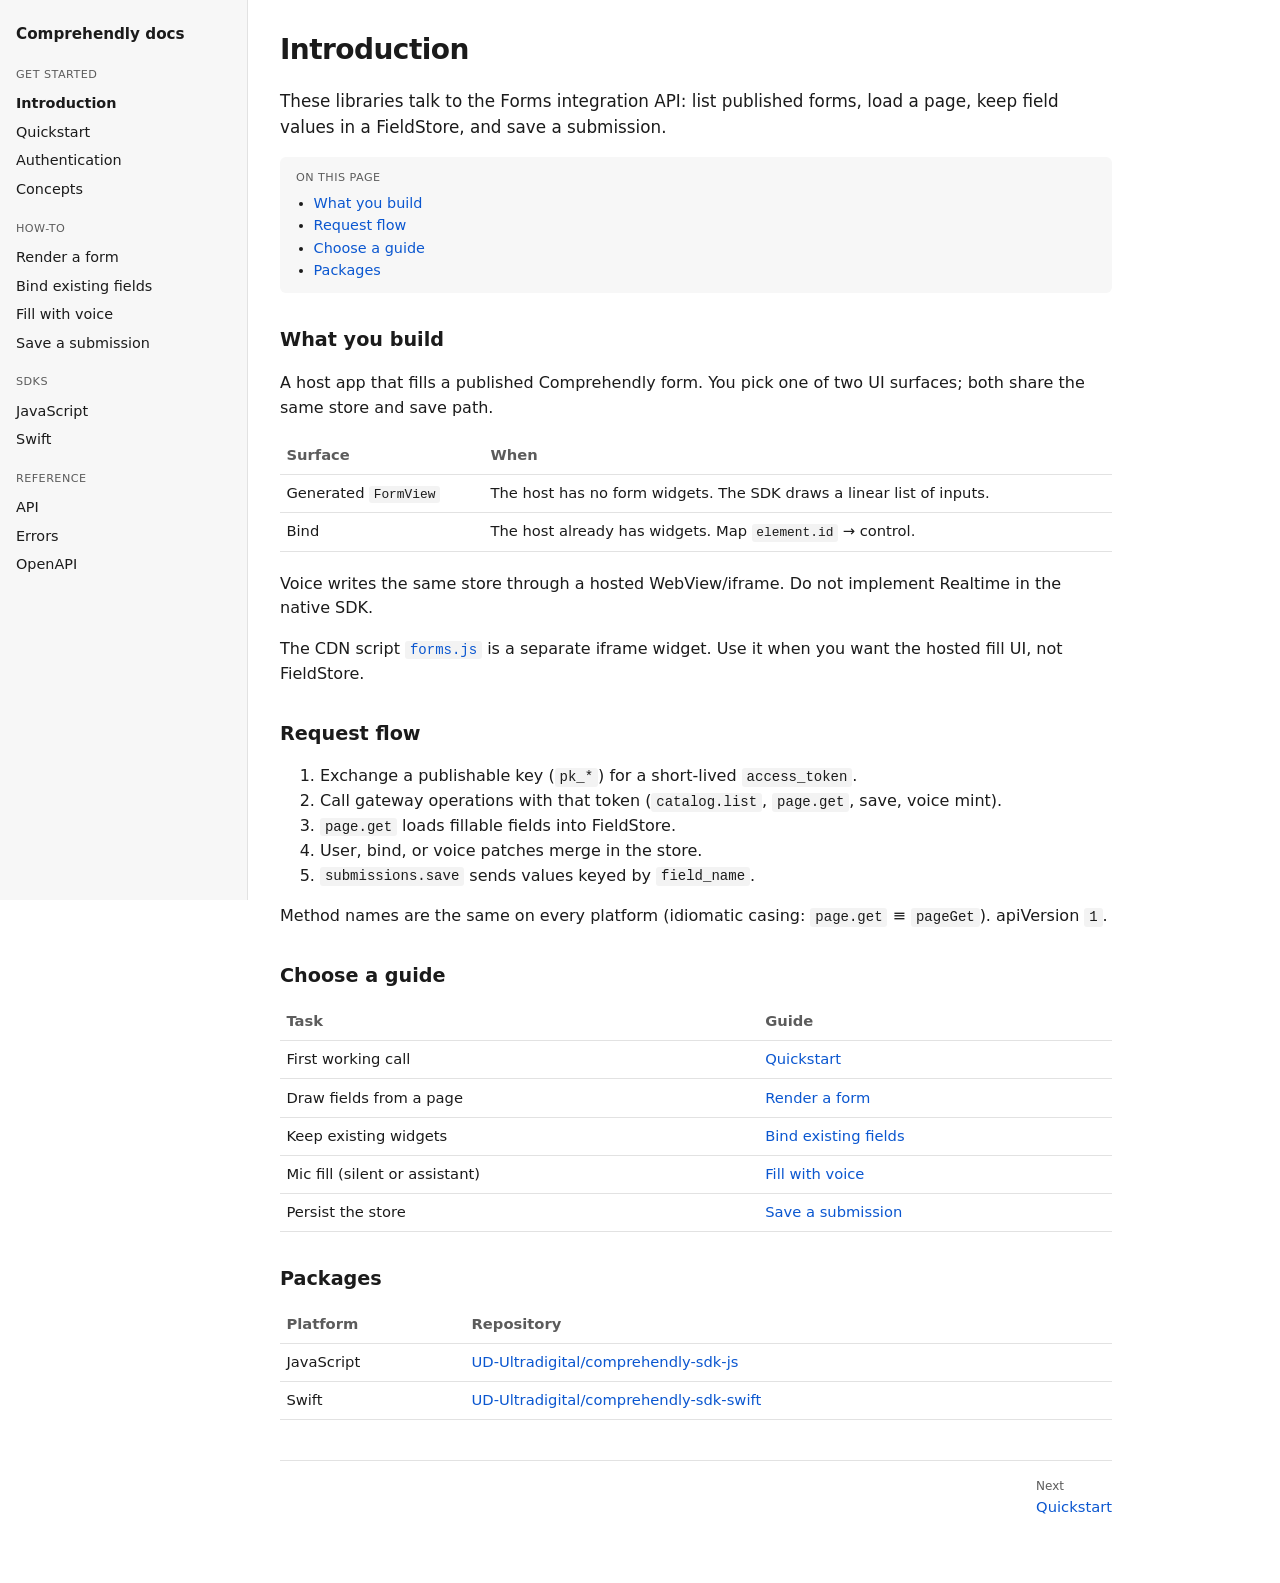
<file: index.html>
<!doctype html>
<html lang="en">
  <head>
    <meta charset="utf-8" />
    <meta name="viewport" content="width=device-width, initial-scale=1" />
    <title>Introduction — Comprehendly docs</title>
    <link rel="stylesheet" href="assets/docs.css" />
  </head>
  <body>
    <div class="wrap">
      <nav id="nav"></nav>
      <main>
        <h1>Introduction</h1>
        <p class="lead">
          These libraries talk to the Forms integration API: list published forms,
          load a page, keep field values in a FieldStore, and save a submission.
        </p>

        <div class="toc">
          <p>On this page</p>
          <ul>
            <li><a href="#what-you-build">What you build</a></li>
            <li><a href="#request-flow">Request flow</a></li>
            <li><a href="#choose-a-guide">Choose a guide</a></li>
            <li><a href="#packages">Packages</a></li>
          </ul>
        </div>

        <h2 id="what-you-build">What you build</h2>
        <p>
          A host app that fills a published Comprehendly form. You pick one of two
          UI surfaces; both share the same store and save path.
        </p>
        <table>
          <thead>
            <tr>
              <th>Surface</th>
              <th>When</th>
            </tr>
          </thead>
          <tbody>
            <tr>
              <td>Generated <code>FormView</code></td>
              <td>The host has no form widgets. The SDK draws a linear list of inputs.</td>
            </tr>
            <tr>
              <td>Bind</td>
              <td>The host already has widgets. Map <code>element.id</code> → control.</td>
            </tr>
          </tbody>
        </table>
        <p>
          Voice writes the same store through a hosted WebView/iframe. Do not
          implement Realtime in the native SDK.
        </p>
        <p>
          The CDN script
          <a href="https://sdk.comprehendly.nz/embed/v1/forms.js"><code>forms.js</code></a>
          is a separate iframe widget. Use it when you want the hosted fill UI, not FieldStore.
        </p>

        <h2 id="request-flow">Request flow</h2>
        <ol>
          <li>Exchange a publishable key (<code>pk_*</code>) for a short-lived <code>access_token</code>.</li>
          <li>Call gateway operations with that token (<code>catalog.list</code>, <code>page.get</code>, save, voice mint).</li>
          <li><code>page.get</code> loads fillable fields into FieldStore.</li>
          <li>User, bind, or voice patches merge in the store.</li>
          <li><code>submissions.save</code> sends values keyed by <code>field_name</code>.</li>
        </ol>
        <p>
          Method names are the same on every platform (idiomatic casing:
          <code>page.get</code> ≡ <code>pageGet</code>). apiVersion <code>1</code>.
        </p>

        <h2 id="choose-a-guide">Choose a guide</h2>
        <table>
          <thead>
            <tr>
              <th>Task</th>
              <th>Guide</th>
            </tr>
          </thead>
          <tbody>
            <tr>
              <td>First working call</td>
              <td><a href="quickstart.html">Quickstart</a></td>
            </tr>
            <tr>
              <td>Draw fields from a page</td>
              <td><a href="guides/render-a-form.html">Render a form</a></td>
            </tr>
            <tr>
              <td>Keep existing widgets</td>
              <td><a href="guides/bind-host-fields.html">Bind existing fields</a></td>
            </tr>
            <tr>
              <td>Mic fill (silent or assistant)</td>
              <td><a href="guides/voice.html">Fill with voice</a></td>
            </tr>
            <tr>
              <td>Persist the store</td>
              <td><a href="guides/save-a-submission.html">Save a submission</a></td>
            </tr>
          </tbody>
        </table>

        <h2 id="packages">Packages</h2>
        <table>
          <thead>
            <tr>
              <th>Platform</th>
              <th>Repository</th>
            </tr>
          </thead>
          <tbody>
            <tr>
              <td>JavaScript</td>
              <td><a href="https://github.com/UD-Ultradigital/comprehendly-sdk-js">UD-Ultradigital/comprehendly-sdk-js</a></td>
            </tr>
            <tr>
              <td>Swift</td>
              <td><a href="https://github.com/UD-Ultradigital/comprehendly-sdk-swift">UD-Ultradigital/comprehendly-sdk-swift</a></td>
            </tr>
          </tbody>
        </table>

        <div class="pager">
          <span></span>
          <a href="quickstart.html"><span>Next</span>Quickstart</a>
        </div>
      </main>
    </div>
    <script src="assets/nav.js"></script>
  </body>
</html>
</file>
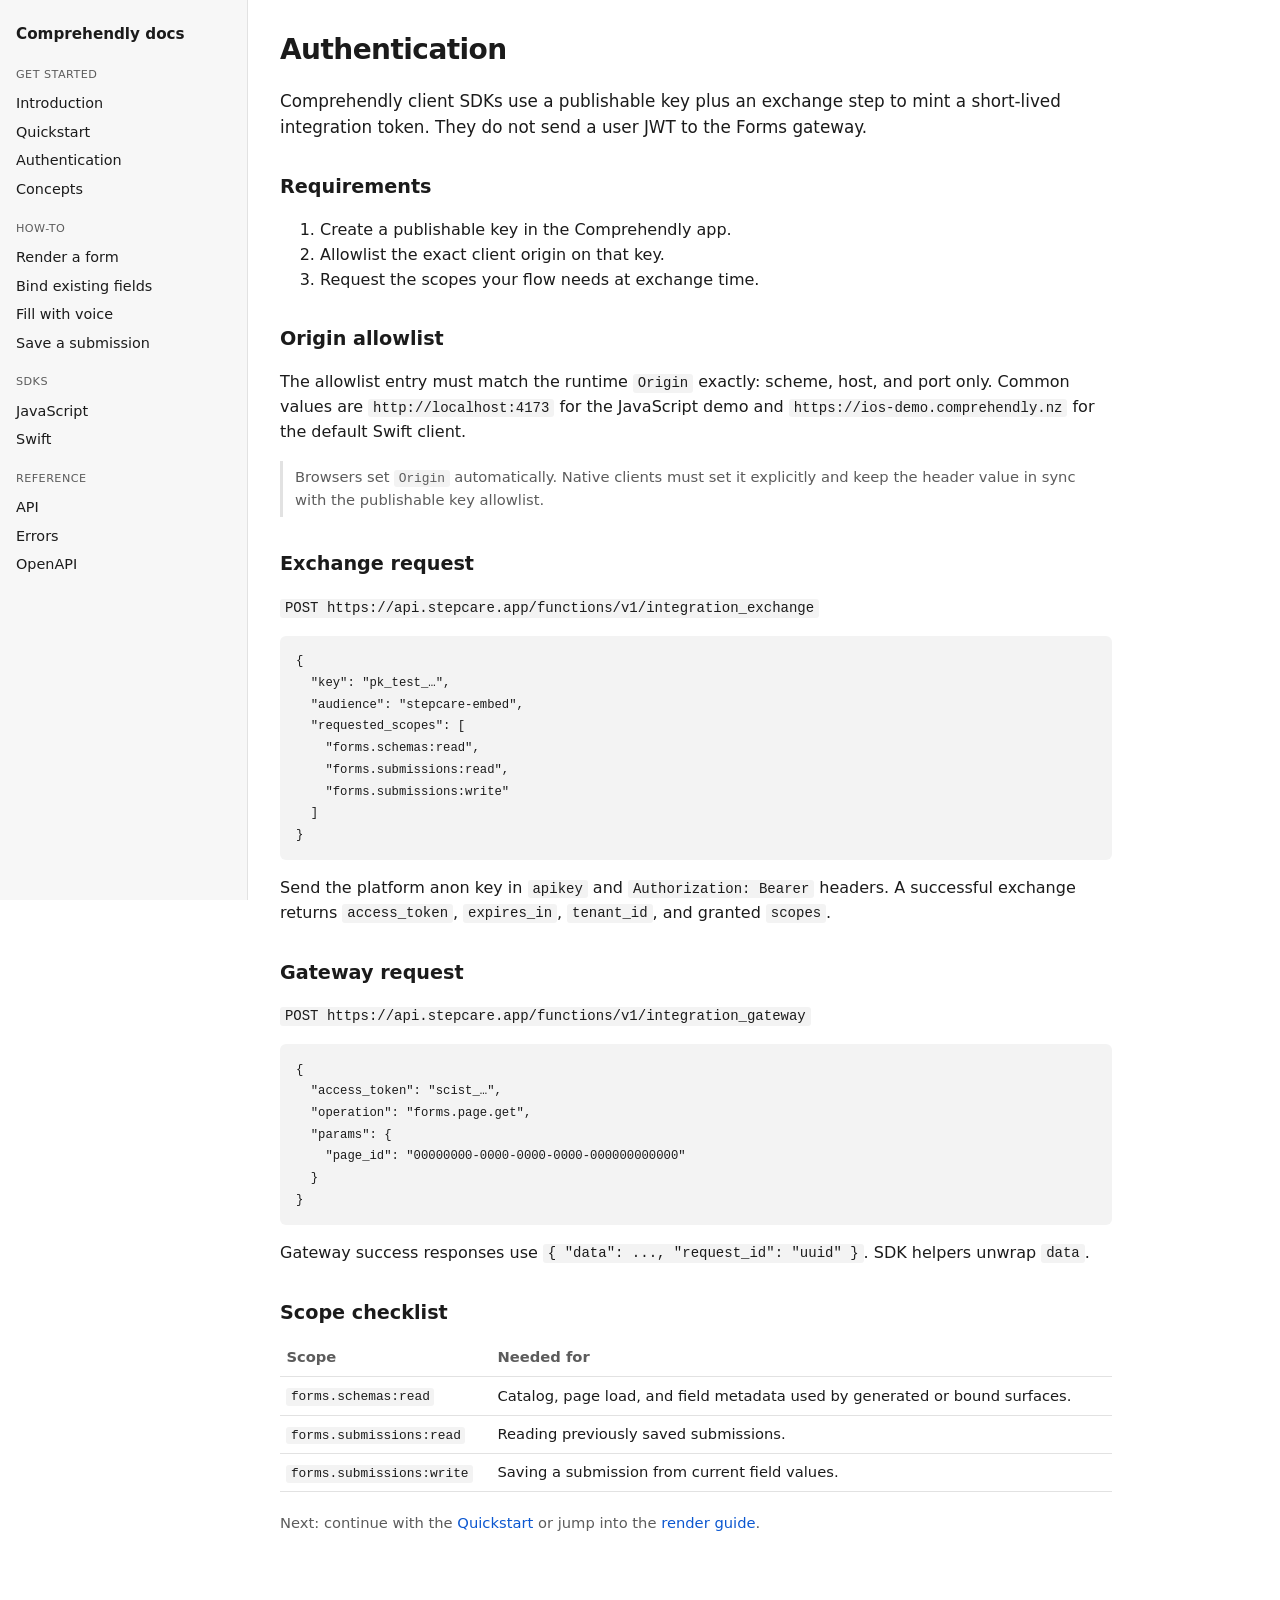
<file: authentication.html>
<!doctype html>
<html lang="en">
  <head>
    <meta charset="utf-8" />
    <meta name="viewport" content="width=device-width, initial-scale=1" />
    <title>Authentication — Comprehendly docs</title>
    <link rel="stylesheet" href="assets/docs.css" />
  </head>
  <body>
    <div class="wrap">
      <nav id="nav"></nav>
      <main>
        <h1>Authentication</h1>
        <p class="lead">
          Comprehendly client SDKs use a publishable key plus an exchange step to mint a short-lived
          integration token. They do not send a user JWT to the Forms gateway.
        </p>

        <h2>Requirements</h2>
        <ol>
          <li>Create a publishable key in the Comprehendly app.</li>
          <li>Allowlist the exact client origin on that key.</li>
          <li>Request the scopes your flow needs at exchange time.</li>
        </ol>

        <h2>Origin allowlist</h2>
        <p>
          The allowlist entry must match the runtime <code>Origin</code> exactly: scheme, host, and port only.
          Common values are <code>http://localhost:4173</code> for the JavaScript demo and
          <code>https://ios-demo.comprehendly.nz</code> for the default Swift client.
        </p>
        <p class="note">
          Browsers set <code>Origin</code> automatically. Native clients must set it explicitly and keep the
          header value in sync with the publishable key allowlist.
        </p>

        <h2>Exchange request</h2>
        <p><code>POST https://api.stepcare.app/functions/v1/integration_exchange</code></p>
        <pre><code>{
  "key": "pk_test_…",
  "audience": "stepcare-embed",
  "requested_scopes": [
    "forms.schemas:read",
    "forms.submissions:read",
    "forms.submissions:write"
  ]
}</code></pre>
        <p>
          Send the platform anon key in <code>apikey</code> and <code>Authorization: Bearer</code> headers.
          A successful exchange returns <code>access_token</code>, <code>expires_in</code>, <code>tenant_id</code>, and granted <code>scopes</code>.
        </p>

        <h2>Gateway request</h2>
        <p><code>POST https://api.stepcare.app/functions/v1/integration_gateway</code></p>
        <pre><code>{
  "access_token": "scist_…",
  "operation": "forms.page.get",
  "params": {
    "page_id": "00000000-0000-0000-0000-000000000000"
  }
}</code></pre>
        <p>Gateway success responses use <code>{ "data": ..., "request_id": "uuid" }</code>. SDK helpers unwrap <code>data</code>.</p>

        <h2>Scope checklist</h2>
        <table>
          <thead>
            <tr>
              <th>Scope</th>
              <th>Needed for</th>
            </tr>
          </thead>
          <tbody>
            <tr>
              <td><code>forms.schemas:read</code></td>
              <td>Catalog, page load, and field metadata used by generated or bound surfaces.</td>
            </tr>
            <tr>
              <td><code>forms.submissions:read</code></td>
              <td>Reading previously saved submissions.</td>
            </tr>
            <tr>
              <td><code>forms.submissions:write</code></td>
              <td>Saving a submission from current field values.</td>
            </tr>
          </tbody>
        </table>

        <p class="muted">Next: continue with the <a href="start.html">Quickstart</a> or jump into the <a href="guides/render-a-form.html">render guide</a>.</p>
      </main>
    </div>
    <script src="assets/nav.js"></script>
  </body>
</html>
</file>
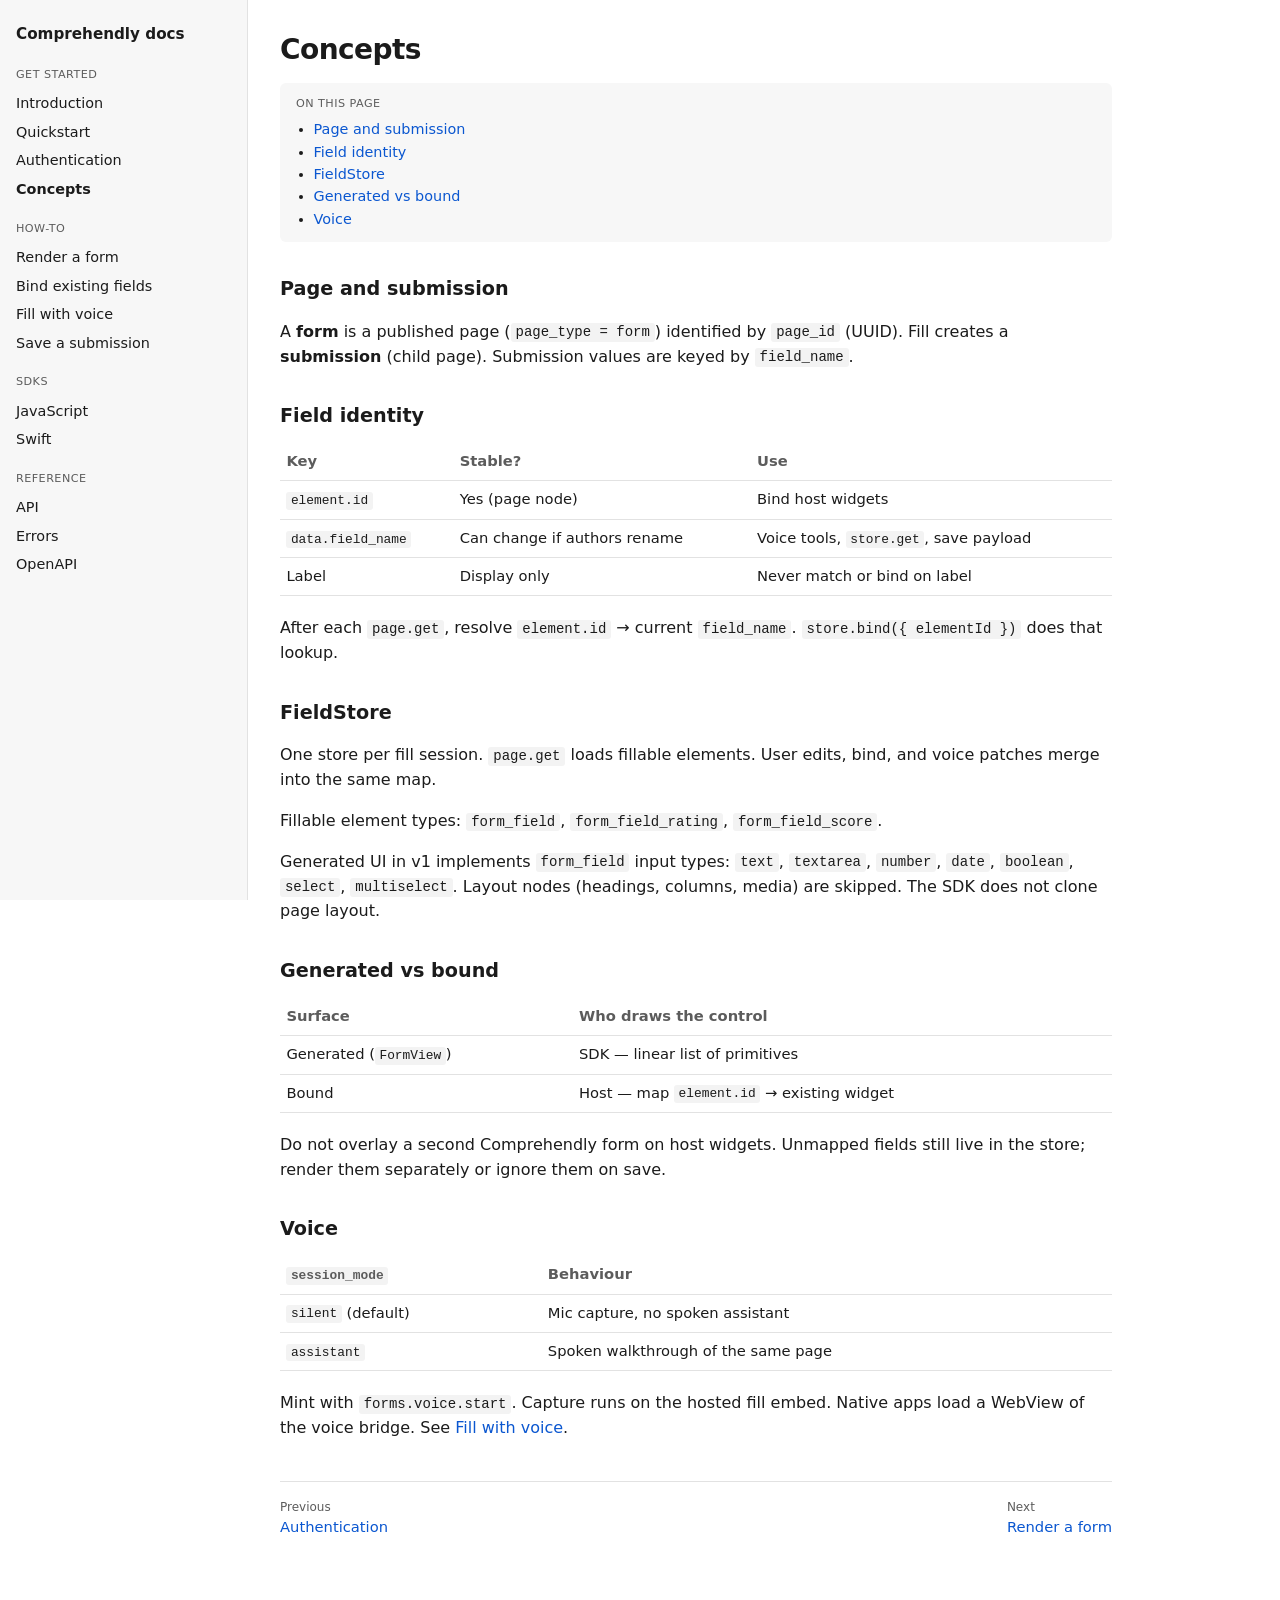
<file: concepts.html>
<!doctype html>
<html lang="en">
  <head>
    <meta charset="utf-8" />
    <meta name="viewport" content="width=device-width, initial-scale=1" />
    <title>Concepts — Comprehendly docs</title>
    <link rel="stylesheet" href="assets/docs.css" />
  </head>
  <body>
    <div class="wrap">
      <nav id="nav"></nav>
      <main>
        <h1>Concepts</h1>

        <div class="toc">
          <p>On this page</p>
          <ul>
            <li><a href="#page">Page and submission</a></li>
            <li><a href="#identity">Field identity</a></li>
            <li><a href="#store">FieldStore</a></li>
            <li><a href="#surfaces">Generated vs bound</a></li>
            <li><a href="#voice">Voice</a></li>
          </ul>
        </div>

        <h2 id="page">Page and submission</h2>
        <p>
          A <strong>form</strong> is a published page (<code>page_type = form</code>) identified by
          <code>page_id</code> (UUID). Fill creates a <strong>submission</strong> (child page).
          Submission values are keyed by <code>field_name</code>.
        </p>

        <h2 id="identity">Field identity</h2>
        <table>
          <thead>
            <tr>
              <th>Key</th>
              <th>Stable?</th>
              <th>Use</th>
            </tr>
          </thead>
          <tbody>
            <tr>
              <td><code>element.id</code></td>
              <td>Yes (page node)</td>
              <td>Bind host widgets</td>
            </tr>
            <tr>
              <td><code>data.field_name</code></td>
              <td>Can change if authors rename</td>
              <td>Voice tools, <code>store.get</code>, save payload</td>
            </tr>
            <tr>
              <td>Label</td>
              <td>Display only</td>
              <td>Never match or bind on label</td>
            </tr>
          </tbody>
        </table>
        <p>
          After each <code>page.get</code>, resolve <code>element.id</code> → current
          <code>field_name</code>. <code>store.bind({ elementId })</code> does that lookup.
        </p>

        <h2 id="store">FieldStore</h2>
        <p>
          One store per fill session. <code>page.get</code> loads fillable elements.
          User edits, bind, and voice patches merge into the same map.
        </p>
        <p>Fillable element types: <code>form_field</code>, <code>form_field_rating</code>, <code>form_field_score</code>.</p>
        <p>
          Generated UI in v1 implements <code>form_field</code> input types:
          <code>text</code>, <code>textarea</code>, <code>number</code>, <code>date</code>,
          <code>boolean</code>, <code>select</code>, <code>multiselect</code>.
          Layout nodes (headings, columns, media) are skipped. The SDK does not clone page layout.
        </p>

        <h2 id="surfaces">Generated vs bound</h2>
        <table>
          <thead>
            <tr>
              <th>Surface</th>
              <th>Who draws the control</th>
            </tr>
          </thead>
          <tbody>
            <tr>
              <td>Generated (<code>FormView</code>)</td>
              <td>SDK — linear list of primitives</td>
            </tr>
            <tr>
              <td>Bound</td>
              <td>Host — map <code>element.id</code> → existing widget</td>
            </tr>
          </tbody>
        </table>
        <p>
          Do not overlay a second Comprehendly form on host widgets. Unmapped fields
          still live in the store; render them separately or ignore them on save.
        </p>

        <h2 id="voice">Voice</h2>
        <table>
          <thead>
            <tr>
              <th><code>session_mode</code></th>
              <th>Behaviour</th>
            </tr>
          </thead>
          <tbody>
            <tr>
              <td><code>silent</code> (default)</td>
              <td>Mic capture, no spoken assistant</td>
            </tr>
            <tr>
              <td><code>assistant</code></td>
              <td>Spoken walkthrough of the same page</td>
            </tr>
          </tbody>
        </table>
        <p>
          Mint with <code>forms.voice.start</code>. Capture runs on the hosted fill embed.
          Native apps load a WebView of the voice bridge. See
          <a href="guides/voice.html">Fill with voice</a>.
        </p>

        <div class="pager">
          <a href="start.html"><span>Previous</span>Authentication</a>
          <a href="guides/render-a-form.html"><span>Next</span>Render a form</a>
        </div>
      </main>
    </div>
    <script src="assets/nav.js"></script>
  </body>
</html>
</file>
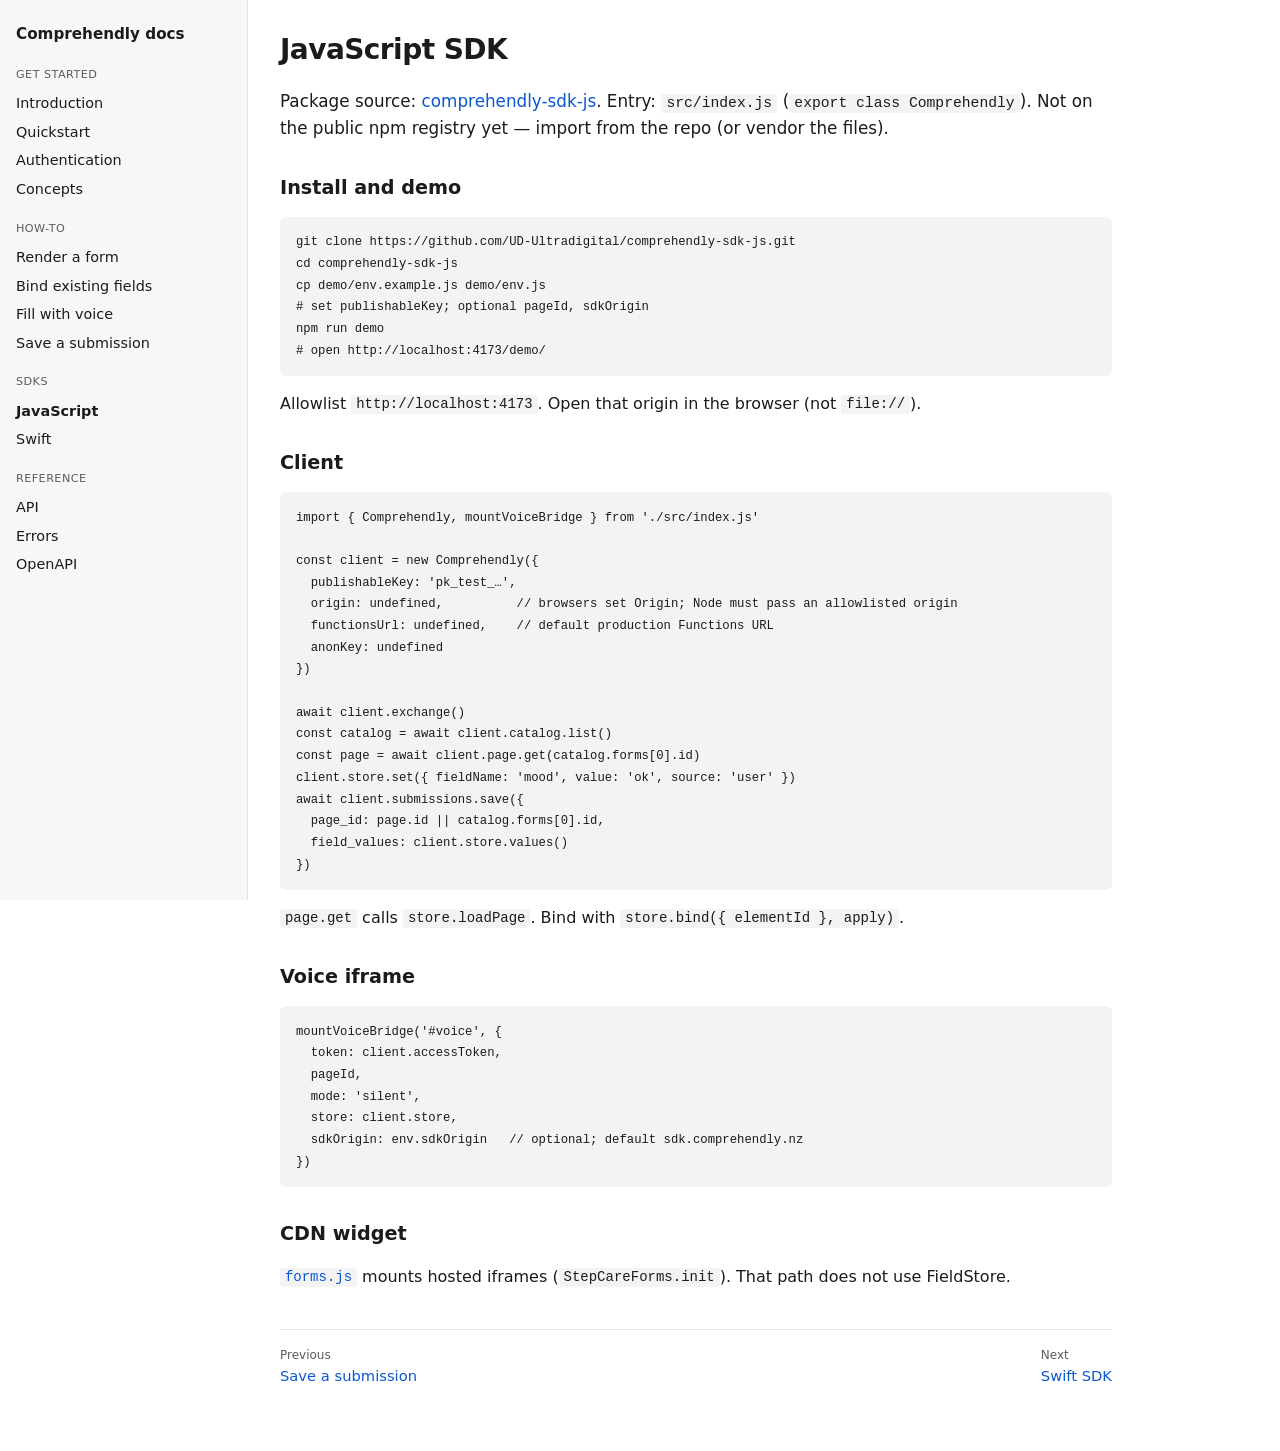
<file: javascript.html>
<!doctype html>
<html lang="en">
  <head>
    <meta charset="utf-8" />
    <meta name="viewport" content="width=device-width, initial-scale=1" />
    <title>JavaScript SDK — Comprehendly docs</title>
    <link rel="stylesheet" href="assets/docs.css" />
  </head>
  <body>
    <div class="wrap">
      <nav id="nav"></nav>
      <main>
        <h1>JavaScript SDK</h1>
        <p class="lead">
          Package source:
          <a href="https://github.com/UD-Ultradigital/comprehendly-sdk-js">comprehendly-sdk-js</a>.
          Entry: <code>src/index.js</code> (<code>export class Comprehendly</code>).
          Not on the public npm registry yet — import from the repo (or vendor the files).
        </p>

        <h2>Install and demo</h2>
        <pre><code>git clone https://github.com/UD-Ultradigital/comprehendly-sdk-js.git
cd comprehendly-sdk-js
cp demo/env.example.js demo/env.js
# set publishableKey; optional pageId, sdkOrigin
npm run demo
# open http://localhost:4173/demo/</code></pre>
        <p>Allowlist <code>http://localhost:4173</code>. Open that origin in the browser (not <code>file://</code>).</p>

        <h2>Client</h2>
        <pre><code>import { Comprehendly, mountVoiceBridge } from './src/index.js'

const client = new Comprehendly({
  publishableKey: 'pk_test_…',
  origin: undefined,          // browsers set Origin; Node must pass an allowlisted origin
  functionsUrl: undefined,    // default production Functions URL
  anonKey: undefined
})

await client.exchange()
const catalog = await client.catalog.list()
const page = await client.page.get(catalog.forms[0].id)
client.store.set({ fieldName: 'mood', value: 'ok', source: 'user' })
await client.submissions.save({
  page_id: page.id || catalog.forms[0].id,
  field_values: client.store.values()
})</code></pre>
        <p><code>page.get</code> calls <code>store.loadPage</code>. Bind with <code>store.bind({ elementId }, apply)</code>.</p>

        <h2>Voice iframe</h2>
        <pre><code>mountVoiceBridge('#voice', {
  token: client.accessToken,
  pageId,
  mode: 'silent',
  store: client.store,
  sdkOrigin: env.sdkOrigin   // optional; default sdk.comprehendly.nz
})</code></pre>

        <h2>CDN widget</h2>
        <p>
          <a href="https://sdk.comprehendly.nz/embed/v1/forms.js"><code>forms.js</code></a>
          mounts hosted iframes (<code>StepCareForms.init</code>). That path does not use FieldStore.
        </p>

        <div class="pager">
          <a href="guides/save-a-submission.html"><span>Previous</span>Save a submission</a>
          <a href="swift.html"><span>Next</span>Swift SDK</a>
        </div>
      </main>
    </div>
    <script src="assets/nav.js"></script>
  </body>
</html>
</file>
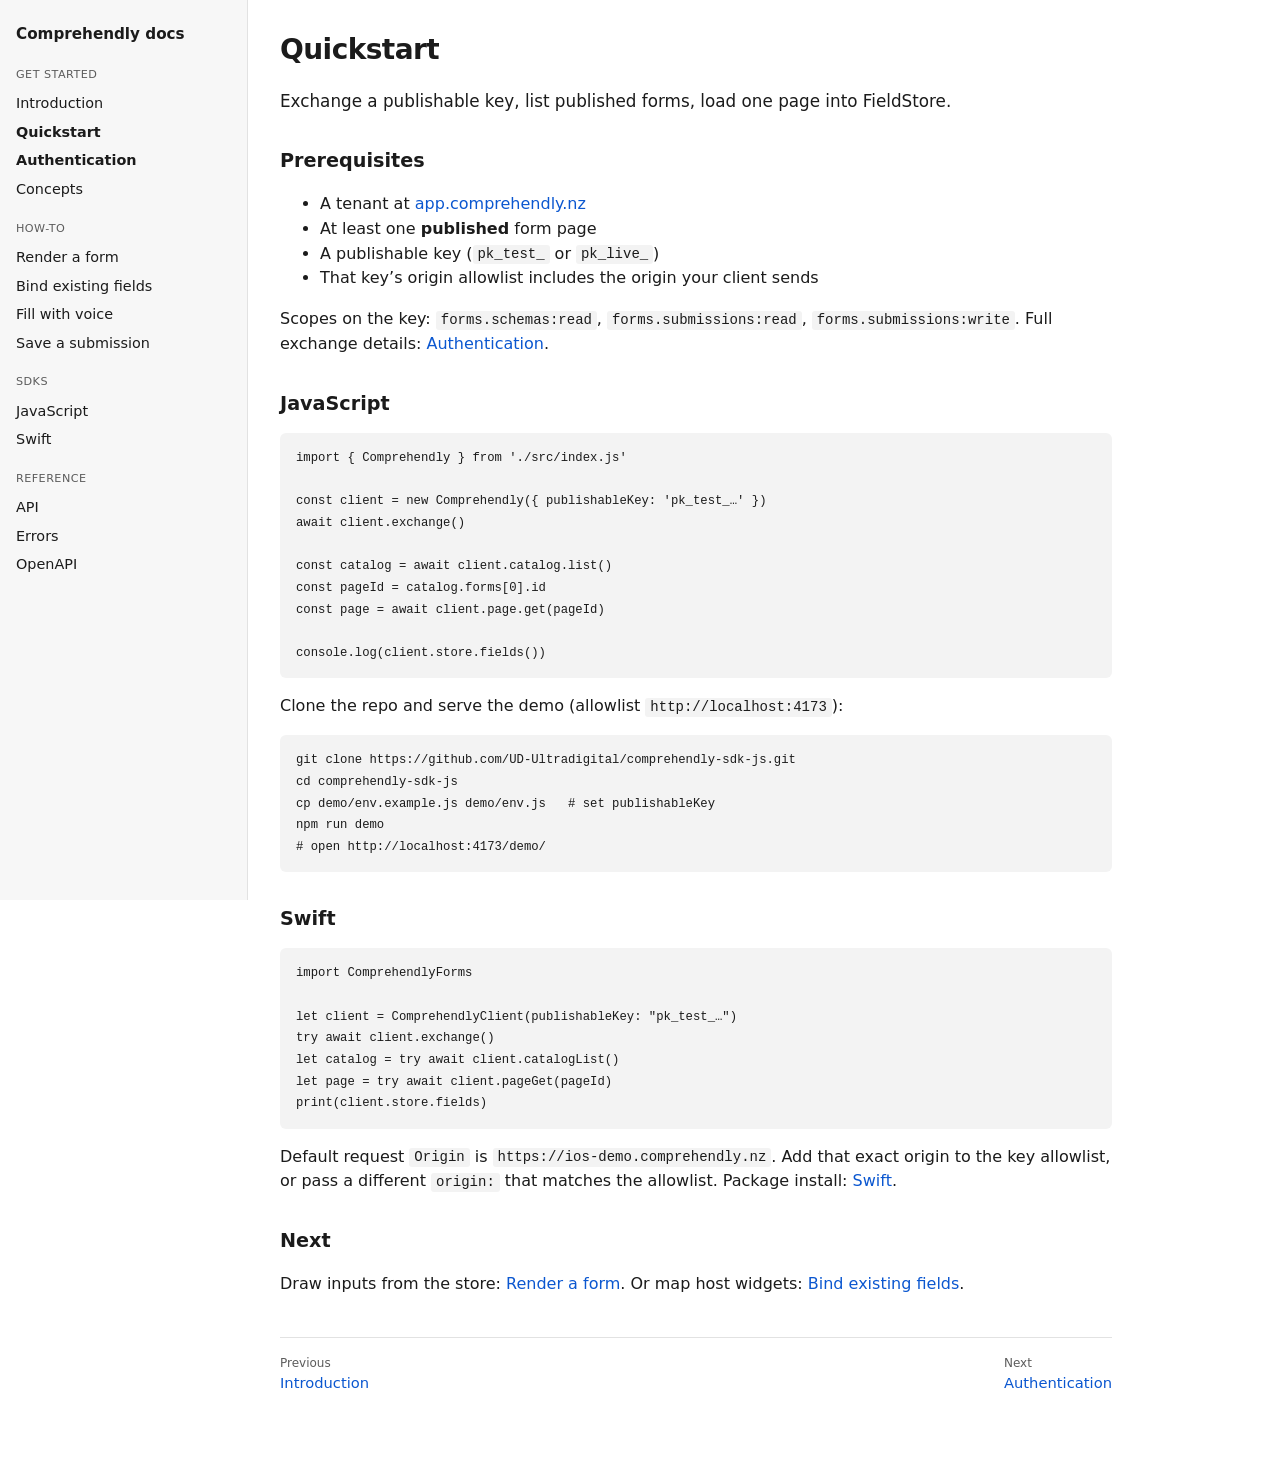
<file: quickstart.html>
<!doctype html>
<html lang="en">
  <head>
    <meta charset="utf-8" />
    <meta name="viewport" content="width=device-width, initial-scale=1" />
    <title>Quickstart — Comprehendly docs</title>
    <link rel="stylesheet" href="assets/docs.css" />
  </head>
  <body>
    <div class="wrap">
      <nav id="nav"></nav>
      <main>
        <h1>Quickstart</h1>
        <p class="lead">
          Exchange a publishable key, list published forms, load one page into FieldStore.
        </p>

        <h2>Prerequisites</h2>
        <ul>
          <li>A tenant at <a href="https://app.comprehendly.nz/signup">app.comprehendly.nz</a></li>
          <li>At least one <strong>published</strong> form page</li>
          <li>A publishable key (<code>pk_test_</code> or <code>pk_live_</code>)</li>
          <li>That key’s origin allowlist includes the origin your client sends</li>
        </ul>
        <p>
          Scopes on the key: <code>forms.schemas:read</code>,
          <code>forms.submissions:read</code>, <code>forms.submissions:write</code>.
          Full exchange details: <a href="start.html">Authentication</a>.
        </p>

        <h2>JavaScript</h2>
        <pre><code>import { Comprehendly } from './src/index.js'

const client = new Comprehendly({ publishableKey: 'pk_test_…' })
await client.exchange()

const catalog = await client.catalog.list()
const pageId = catalog.forms[0].id
const page = await client.page.get(pageId)

console.log(client.store.fields())</code></pre>
        <p>
          Clone the repo and serve the demo (allowlist <code>http://localhost:4173</code>):
        </p>
        <pre><code>git clone https://github.com/UD-Ultradigital/comprehendly-sdk-js.git
cd comprehendly-sdk-js
cp demo/env.example.js demo/env.js   # set publishableKey
npm run demo
# open http://localhost:4173/demo/</code></pre>

        <h2>Swift</h2>
        <pre><code>import ComprehendlyForms

let client = ComprehendlyClient(publishableKey: "pk_test_…")
try await client.exchange()
let catalog = try await client.catalogList()
let page = try await client.pageGet(pageId)
print(client.store.fields)</code></pre>
        <p>
          Default request <code>Origin</code> is <code>https://ios-demo.comprehendly.nz</code>.
          Add that exact origin to the key allowlist, or pass a different
          <code>origin:</code> that matches the allowlist. Package install:
          <a href="swift.html">Swift</a>.
        </p>

        <h2>Next</h2>
        <p>
          Draw inputs from the store: <a href="guides/render-a-form.html">Render a form</a>.
          Or map host widgets: <a href="guides/bind-host-fields.html">Bind existing fields</a>.
        </p>

        <div class="pager">
          <a href="index.html"><span>Previous</span>Introduction</a>
          <a href="start.html"><span>Next</span>Authentication</a>
        </div>
      </main>
    </div>
    <script src="assets/nav.js"></script>
  </body>
</html>
</file>
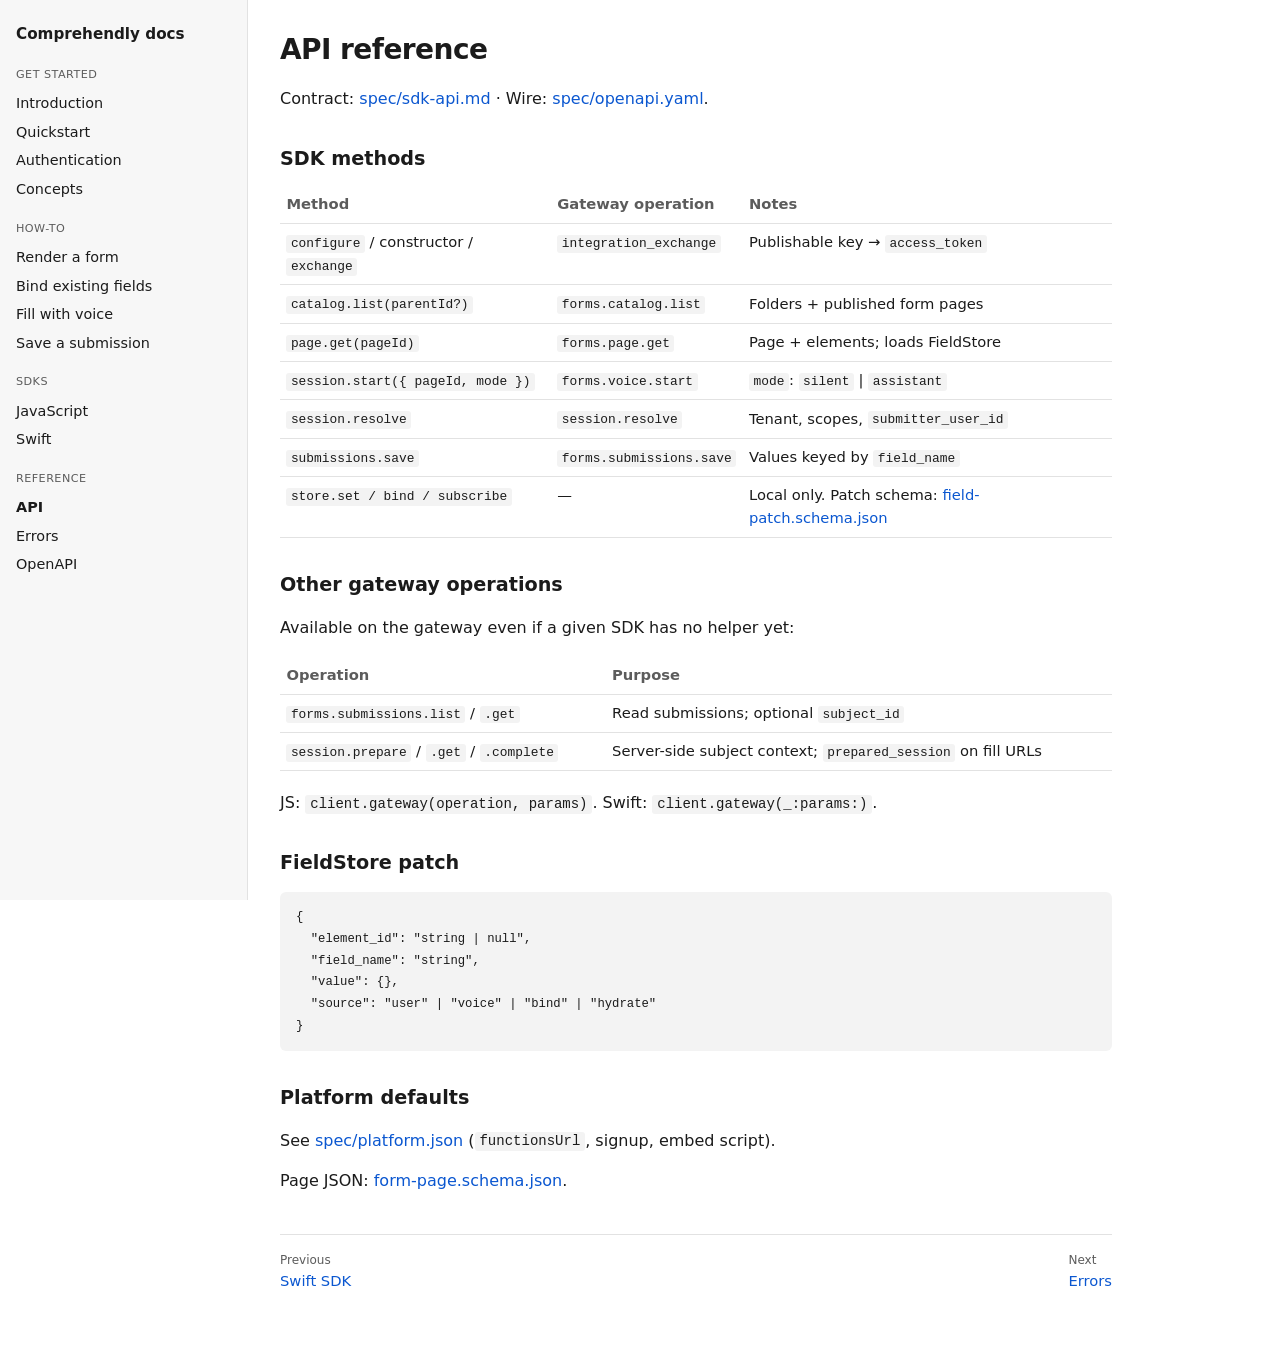
<file: reference.html>
<!doctype html>
<html lang="en">
  <head>
    <meta charset="utf-8" />
    <meta name="viewport" content="width=device-width, initial-scale=1" />
    <title>API reference — Comprehendly docs</title>
    <link rel="stylesheet" href="assets/docs.css" />
  </head>
  <body>
    <div class="wrap">
      <nav id="nav"></nav>
      <main>
        <h1>API reference</h1>
        <p>Contract: <a href="spec/sdk-api.md">spec/sdk-api.md</a> · Wire: <a href="spec/openapi.yaml">spec/openapi.yaml</a>.</p>

        <h2>SDK methods</h2>
        <table>
          <thead>
            <tr>
              <th>Method</th>
              <th>Gateway operation</th>
              <th>Notes</th>
            </tr>
          </thead>
          <tbody>
            <tr>
              <td><code>configure</code> / constructor / <code>exchange</code></td>
              <td><code>integration_exchange</code></td>
              <td>Publishable key → <code>access_token</code></td>
            </tr>
            <tr>
              <td><code>catalog.list(parentId?)</code></td>
              <td><code>forms.catalog.list</code></td>
              <td>Folders + published form pages</td>
            </tr>
            <tr>
              <td><code>page.get(pageId)</code></td>
              <td><code>forms.page.get</code></td>
              <td>Page + elements; loads FieldStore</td>
            </tr>
            <tr>
              <td><code>session.start({ pageId, mode })</code></td>
              <td><code>forms.voice.start</code></td>
              <td><code>mode</code>: <code>silent</code> | <code>assistant</code></td>
            </tr>
            <tr>
              <td><code>session.resolve</code></td>
              <td><code>session.resolve</code></td>
              <td>Tenant, scopes, <code>submitter_user_id</code></td>
            </tr>
            <tr>
              <td><code>submissions.save</code></td>
              <td><code>forms.submissions.save</code></td>
              <td>Values keyed by <code>field_name</code></td>
            </tr>
            <tr>
              <td><code>store.set / bind / subscribe</code></td>
              <td>—</td>
              <td>Local only. Patch schema: <a href="spec/field-patch.schema.json">field-patch.schema.json</a></td>
            </tr>
          </tbody>
        </table>

        <h2>Other gateway operations</h2>
        <p>Available on the gateway even if a given SDK has no helper yet:</p>
        <table>
          <thead>
            <tr>
              <th>Operation</th>
              <th>Purpose</th>
            </tr>
          </thead>
          <tbody>
            <tr>
              <td><code>forms.submissions.list</code> / <code>.get</code></td>
              <td>Read submissions; optional <code>subject_id</code></td>
            </tr>
            <tr>
              <td><code>session.prepare</code> / <code>.get</code> / <code>.complete</code></td>
              <td>Server-side subject context; <code>prepared_session</code> on fill URLs</td>
            </tr>
          </tbody>
        </table>
        <p>JS: <code>client.gateway(operation, params)</code>. Swift: <code>client.gateway(_:params:)</code>.</p>

        <h2>FieldStore patch</h2>
        <pre><code>{
  "element_id": "string | null",
  "field_name": "string",
  "value": {},
  "source": "user" | "voice" | "bind" | "hydrate"
}</code></pre>

        <h2>Platform defaults</h2>
        <p>See <a href="spec/platform.json">spec/platform.json</a> (<code>functionsUrl</code>, signup, embed script).</p>
        <p>Page JSON: <a href="spec/form-page.schema.json">form-page.schema.json</a>.</p>

        <div class="pager">
          <a href="swift.html"><span>Previous</span>Swift SDK</a>
          <a href="errors.html"><span>Next</span>Errors</a>
        </div>
      </main>
    </div>
    <script src="assets/nav.js"></script>
  </body>
</html>
</file>
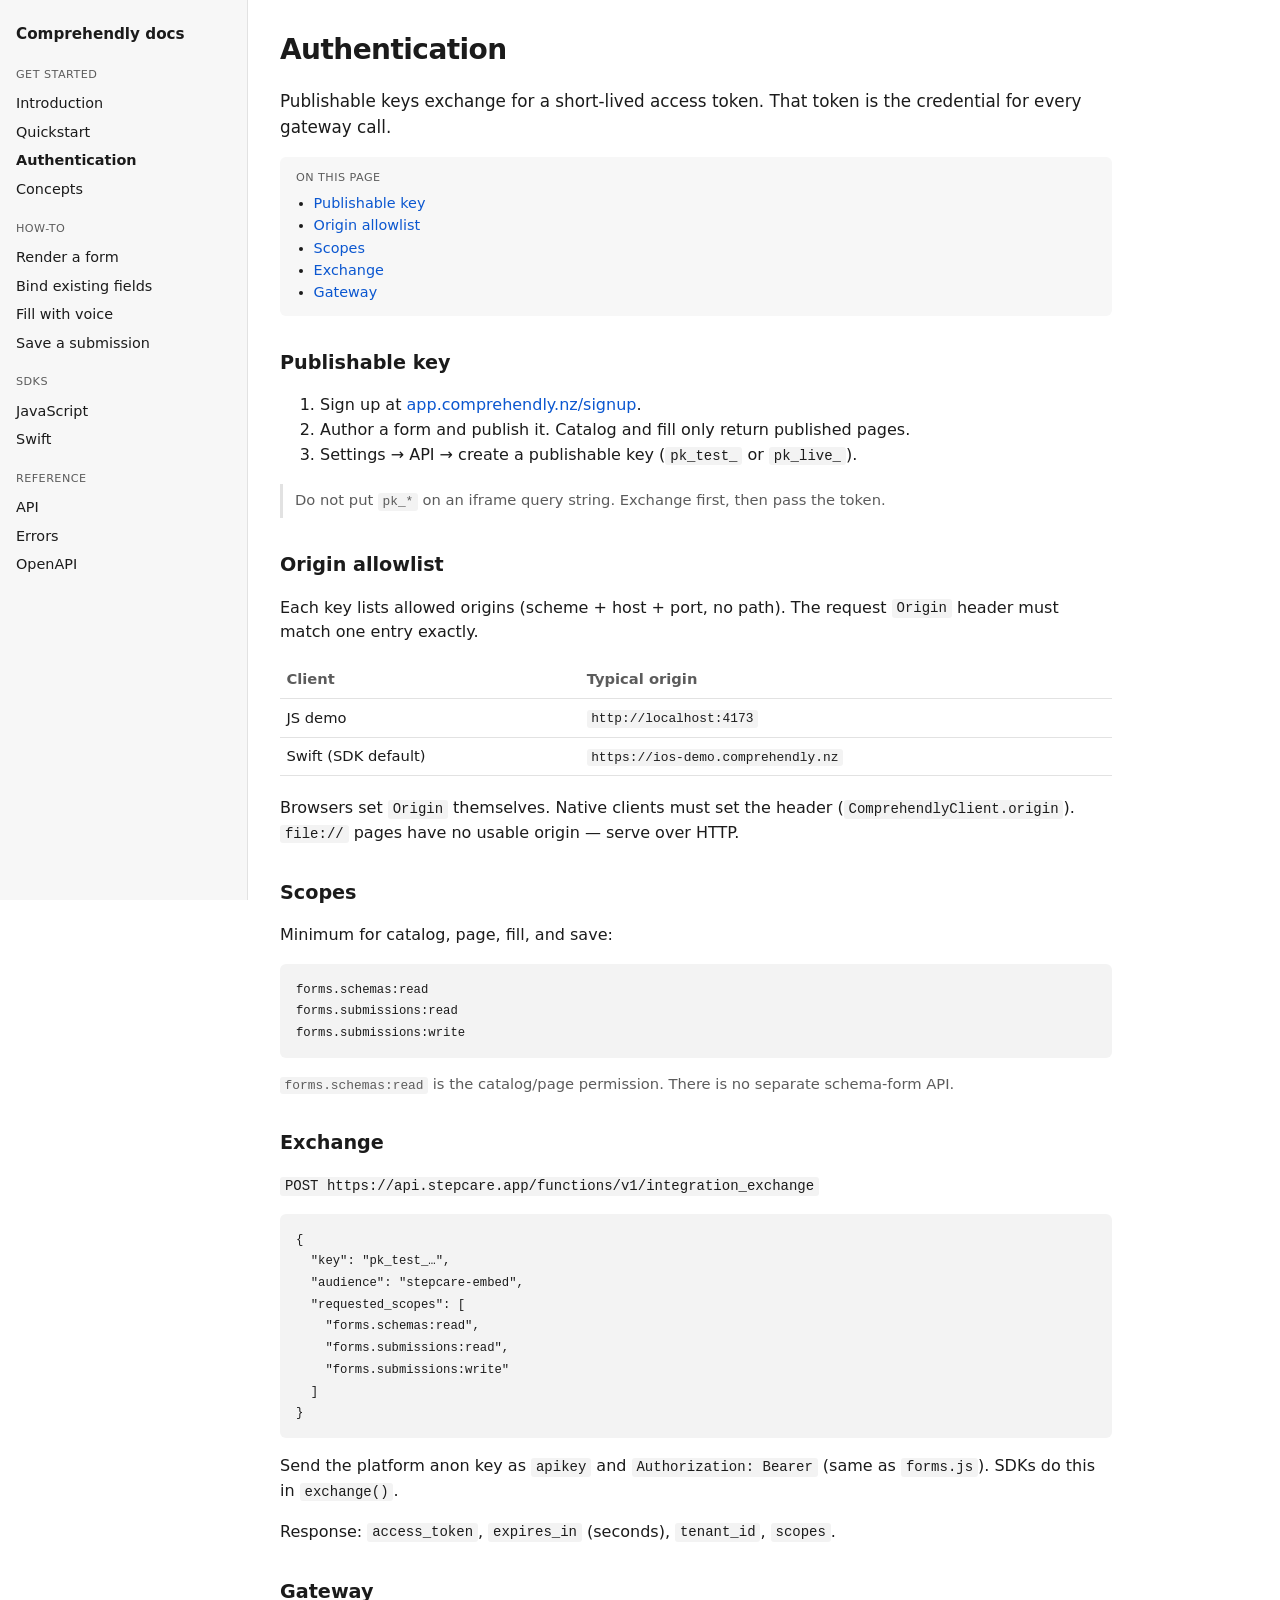
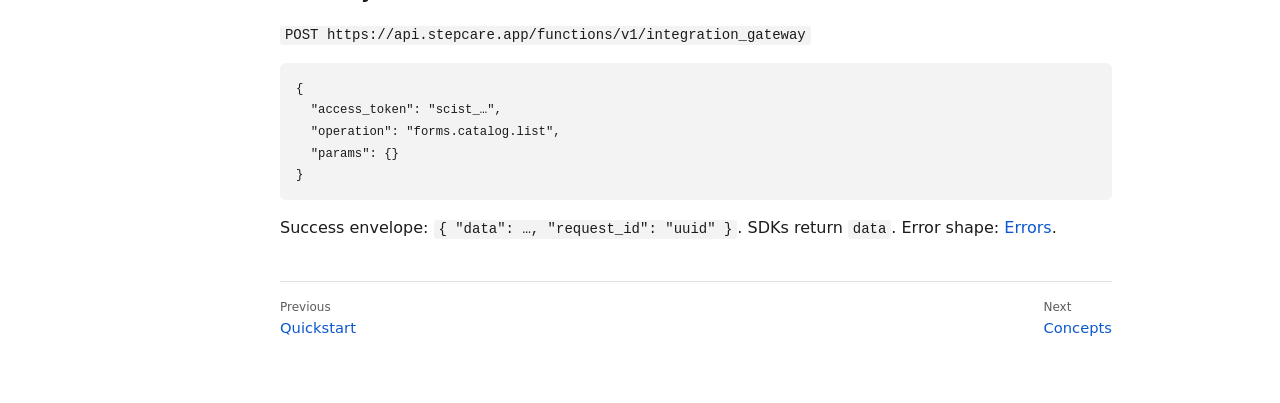
<file: start.html>
<!doctype html>
<html lang="en">
  <head>
    <meta charset="utf-8" />
    <meta name="viewport" content="width=device-width, initial-scale=1" />
    <title>Authentication — Comprehendly docs</title>
    <link rel="stylesheet" href="assets/docs.css" />
  </head>
  <body>
    <div class="wrap">
      <nav id="nav"></nav>
      <main>
        <h1>Authentication</h1>
        <p class="lead">
          Publishable keys exchange for a short-lived access token. That token is
          the credential for every gateway call.
        </p>

        <div class="toc">
          <p>On this page</p>
          <ul>
            <li><a href="#key">Publishable key</a></li>
            <li><a href="#origin">Origin allowlist</a></li>
            <li><a href="#scopes">Scopes</a></li>
            <li><a href="#exchange">Exchange</a></li>
            <li><a href="#gateway">Gateway</a></li>
          </ul>
        </div>

        <h2 id="key">Publishable key</h2>
        <ol>
          <li>Sign up at <a href="https://app.comprehendly.nz/signup">app.comprehendly.nz/signup</a>.</li>
          <li>Author a form and publish it. Catalog and fill only return published pages.</li>
          <li>Settings → API → create a publishable key (<code>pk_test_</code> or <code>pk_live_</code>).</li>
        </ol>
        <p class="note">
          Do not put <code>pk_*</code> on an iframe query string. Exchange first, then pass the token.
        </p>

        <h2 id="origin">Origin allowlist</h2>
        <p>
          Each key lists allowed origins (scheme + host + port, no path). The
          request <code>Origin</code> header must match one entry exactly.
        </p>
        <table>
          <thead>
            <tr>
              <th>Client</th>
              <th>Typical origin</th>
            </tr>
          </thead>
          <tbody>
            <tr>
              <td>JS demo</td>
              <td><code>http://localhost:4173</code></td>
            </tr>
            <tr>
              <td>Swift (SDK default)</td>
              <td><code>https://ios-demo.comprehendly.nz</code></td>
            </tr>
          </tbody>
        </table>
        <p>
          Browsers set <code>Origin</code> themselves. Native clients must set the header
          (<code>ComprehendlyClient.origin</code>). <code>file://</code> pages have no usable origin — serve over HTTP.
        </p>

        <h2 id="scopes">Scopes</h2>
        <p>Minimum for catalog, page, fill, and save:</p>
        <pre><code>forms.schemas:read
forms.submissions:read
forms.submissions:write</code></pre>
        <p class="muted"><code>forms.schemas:read</code> is the catalog/page permission. There is no separate schema-form API.</p>

        <h2 id="exchange">Exchange</h2>
        <p>
          <code>POST https://api.stepcare.app/functions/v1/integration_exchange</code>
        </p>
        <pre><code>{
  "key": "pk_test_…",
  "audience": "stepcare-embed",
  "requested_scopes": [
    "forms.schemas:read",
    "forms.submissions:read",
    "forms.submissions:write"
  ]
}</code></pre>
        <p>
          Send the platform anon key as <code>apikey</code> and
          <code>Authorization: Bearer</code> (same as <code>forms.js</code>).
          SDKs do this in <code>exchange()</code>.
        </p>
        <p>Response: <code>access_token</code>, <code>expires_in</code> (seconds), <code>tenant_id</code>, <code>scopes</code>.</p>

        <h2 id="gateway">Gateway</h2>
        <p>
          <code>POST https://api.stepcare.app/functions/v1/integration_gateway</code>
        </p>
        <pre><code>{
  "access_token": "scist_…",
  "operation": "forms.catalog.list",
  "params": {}
}</code></pre>
        <p>
          Success envelope: <code>{ "data": …, "request_id": "uuid" }</code>.
          SDKs return <code>data</code>. Error shape: <a href="errors.html">Errors</a>.
        </p>

        <div class="pager">
          <a href="quickstart.html"><span>Previous</span>Quickstart</a>
          <a href="concepts.html"><span>Next</span>Concepts</a>
        </div>
      </main>
    </div>
    <script src="assets/nav.js"></script>
  </body>
</html>
</file>
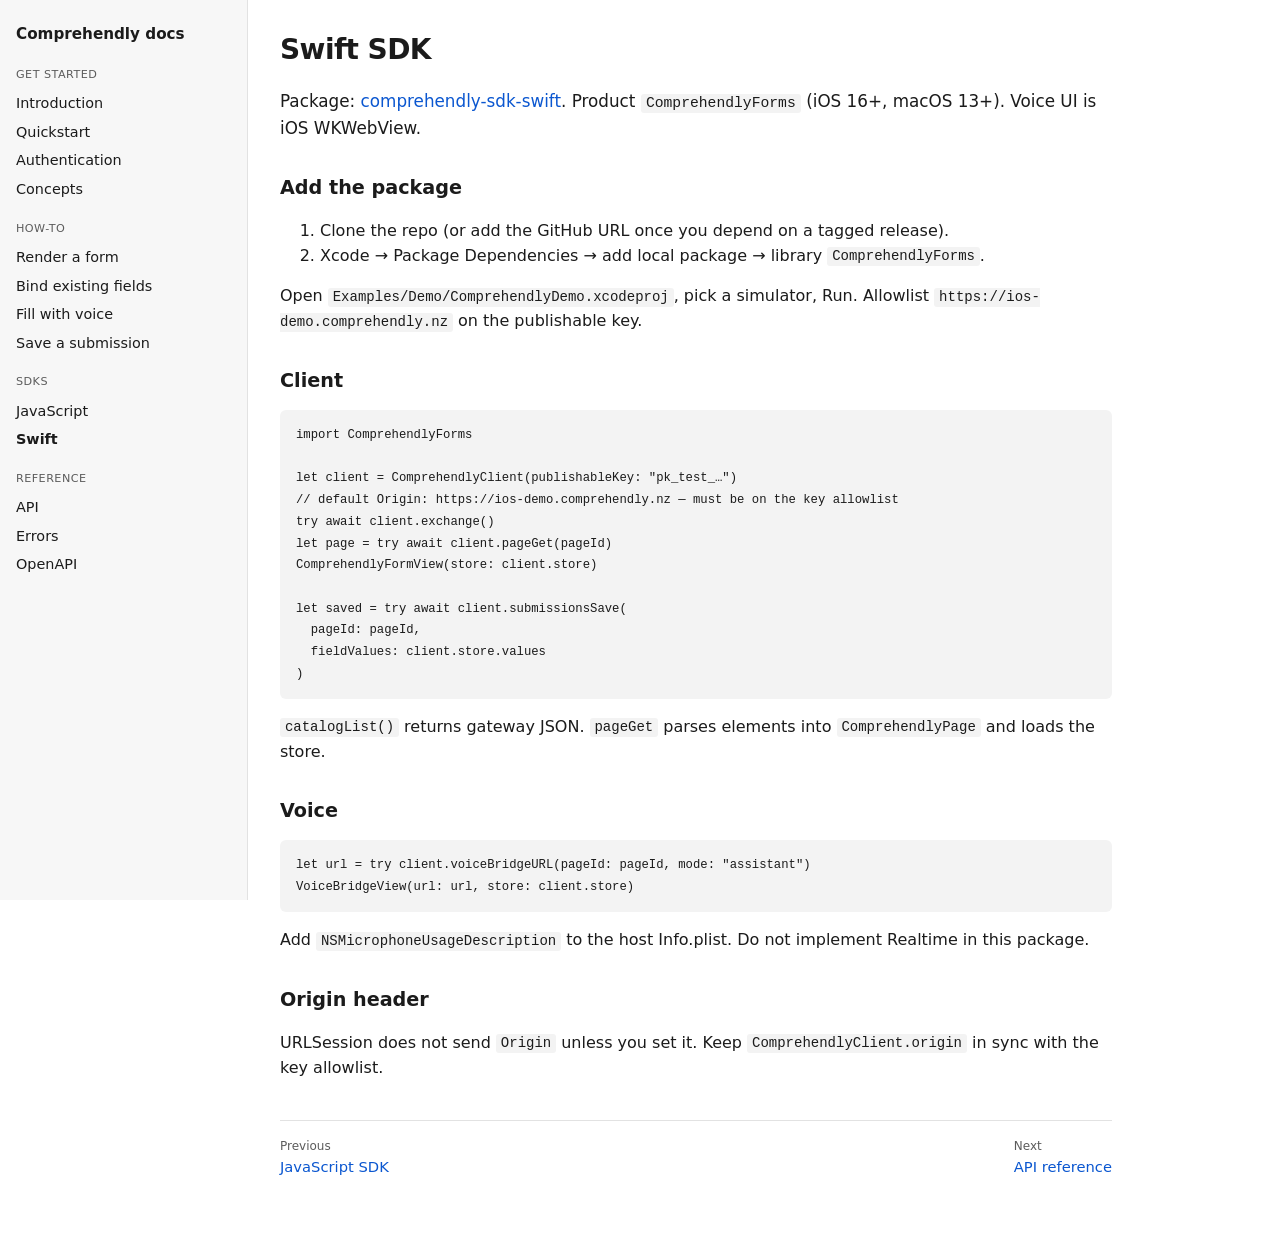
<file: swift.html>
<!doctype html>
<html lang="en">
  <head>
    <meta charset="utf-8" />
    <meta name="viewport" content="width=device-width, initial-scale=1" />
    <title>Swift SDK — Comprehendly docs</title>
    <link rel="stylesheet" href="assets/docs.css" />
  </head>
  <body>
    <div class="wrap">
      <nav id="nav"></nav>
      <main>
        <h1>Swift SDK</h1>
        <p class="lead">
          Package:
          <a href="https://github.com/UD-Ultradigital/comprehendly-sdk-swift">comprehendly-sdk-swift</a>.
          Product <code>ComprehendlyForms</code> (iOS 16+, macOS 13+). Voice UI is iOS WKWebView.
        </p>

        <h2>Add the package</h2>
        <ol>
          <li>Clone the repo (or add the GitHub URL once you depend on a tagged release).</li>
          <li>Xcode → Package Dependencies → add local package → library <code>ComprehendlyForms</code>.</li>
        </ol>
        <p>
          Open <code>Examples/Demo/ComprehendlyDemo.xcodeproj</code>, pick a simulator, Run.
          Allowlist <code>https://ios-demo.comprehendly.nz</code> on the publishable key.
        </p>

        <h2>Client</h2>
        <pre><code>import ComprehendlyForms

let client = ComprehendlyClient(publishableKey: "pk_test_…")
// default Origin: https://ios-demo.comprehendly.nz — must be on the key allowlist
try await client.exchange()
let page = try await client.pageGet(pageId)
ComprehendlyFormView(store: client.store)

let saved = try await client.submissionsSave(
  pageId: pageId,
  fieldValues: client.store.values
)</code></pre>
        <p>
          <code>catalogList()</code> returns gateway JSON. <code>pageGet</code> parses elements into
          <code>ComprehendlyPage</code> and loads the store.
        </p>

        <h2>Voice</h2>
        <pre><code>let url = try client.voiceBridgeURL(pageId: pageId, mode: "assistant")
VoiceBridgeView(url: url, store: client.store)</code></pre>
        <p>Add <code>NSMicrophoneUsageDescription</code> to the host Info.plist. Do not implement Realtime in this package.</p>

        <h2>Origin header</h2>
        <p>
          URLSession does not send <code>Origin</code> unless you set it.
          Keep <code>ComprehendlyClient.origin</code> in sync with the key allowlist.
        </p>

        <div class="pager">
          <a href="javascript.html"><span>Previous</span>JavaScript SDK</a>
          <a href="reference.html"><span>Next</span>API reference</a>
        </div>
      </main>
    </div>
    <script src="assets/nav.js"></script>
  </body>
</html>
</file>
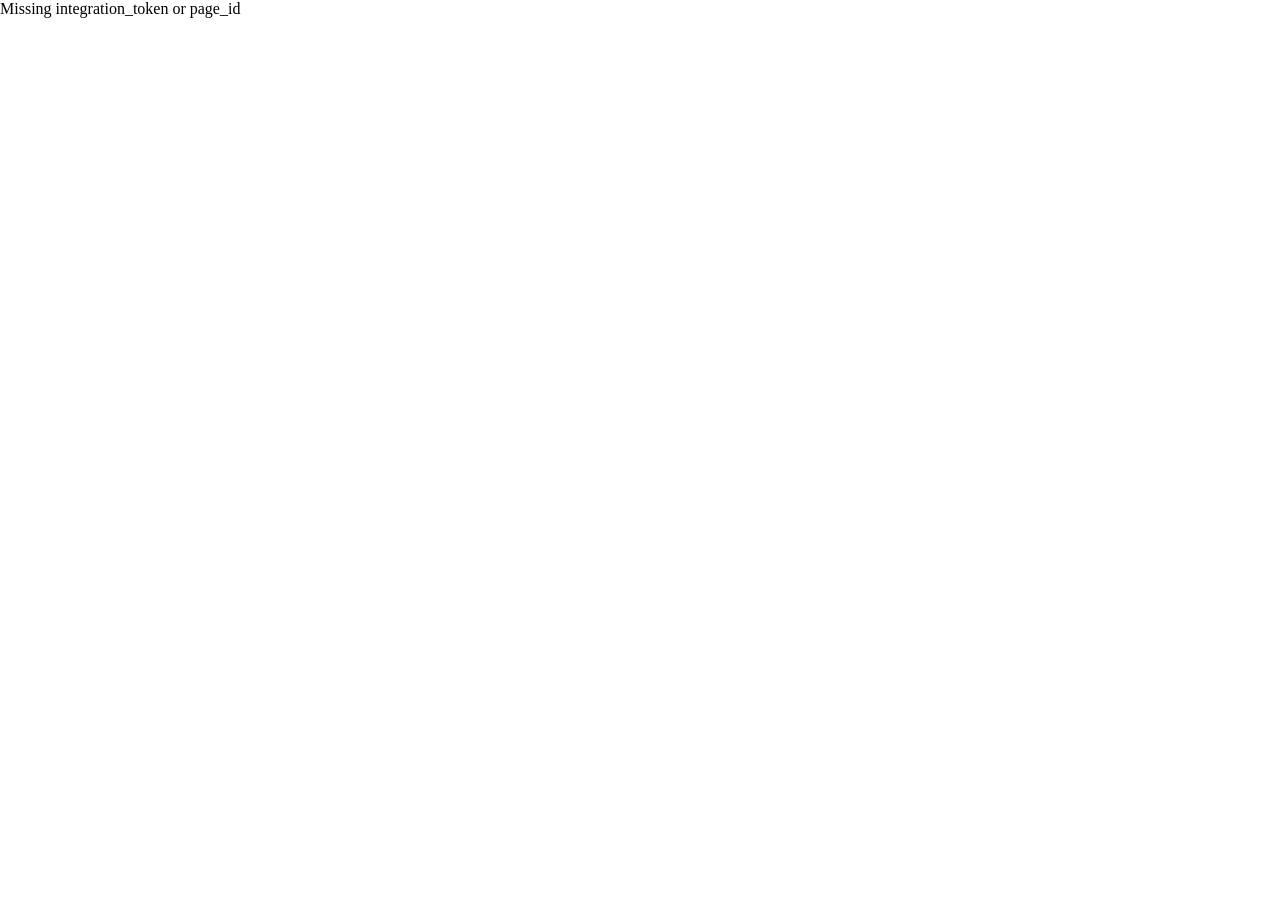
<file: voice-bridge.html>
<!doctype html>
<html lang="en">
  <head>
    <meta charset="utf-8" />
    <meta name="viewport" content="width=device-width, initial-scale=1" />
    <title>Comprehendly voice bridge</title>
    <style>
      html, body { margin: 0; height: 100%; }
      iframe { width: 100%; height: 100%; border: 0; }
    </style>
  </head>
  <body>
    <iframe
      id="fill"
      title="Comprehendly fill"
      allow="microphone *; camera *; clipboard-write *; autoplay *"
      sandbox="allow-scripts allow-same-origin allow-forms allow-popups"
    ></iframe>
    <script>
      (function () {
        var q = new URLSearchParams(location.search)
        var token = q.get('integration_token') || ''
        var pageId = q.get('page_id') || ''
        var mode = q.get('fill_mode') || q.get('mode') || 'assistant'
        var base = (q.get('base_url') || 'https://sdk.comprehendly.nz').replace(/\/$/, '')
        if (!token || !pageId) {
          document.body.textContent = 'Missing integration_token or page_id'
          return
        }
        var params = new URLSearchParams()
        params.set('integration_token', token)
        params.set('page_id', pageId)
        params.set('fill_mode', mode)
        var origin = new URL(base).origin
        var iframe = document.getElementById('fill')
        iframe.src = base + '/embed/forms/fill?' + params.toString()

        function toNative(payload) {
          try {
            if (window.webkit && window.webkit.messageHandlers && window.webkit.messageHandlers.comprehendly) {
              window.webkit.messageHandlers.comprehendly.postMessage(payload)
            }
          } catch (e) {}
          if (window.parent && window.parent !== window) {
            window.parent.postMessage(payload, '*')
          }
        }

        window.addEventListener('message', function (event) {
          if (event.origin !== origin) return
          var data = event.data
          if (!data || typeof data !== 'object') return
          toNative(data)
        })
      })()
    </script>
  </body>
</html>
</file>
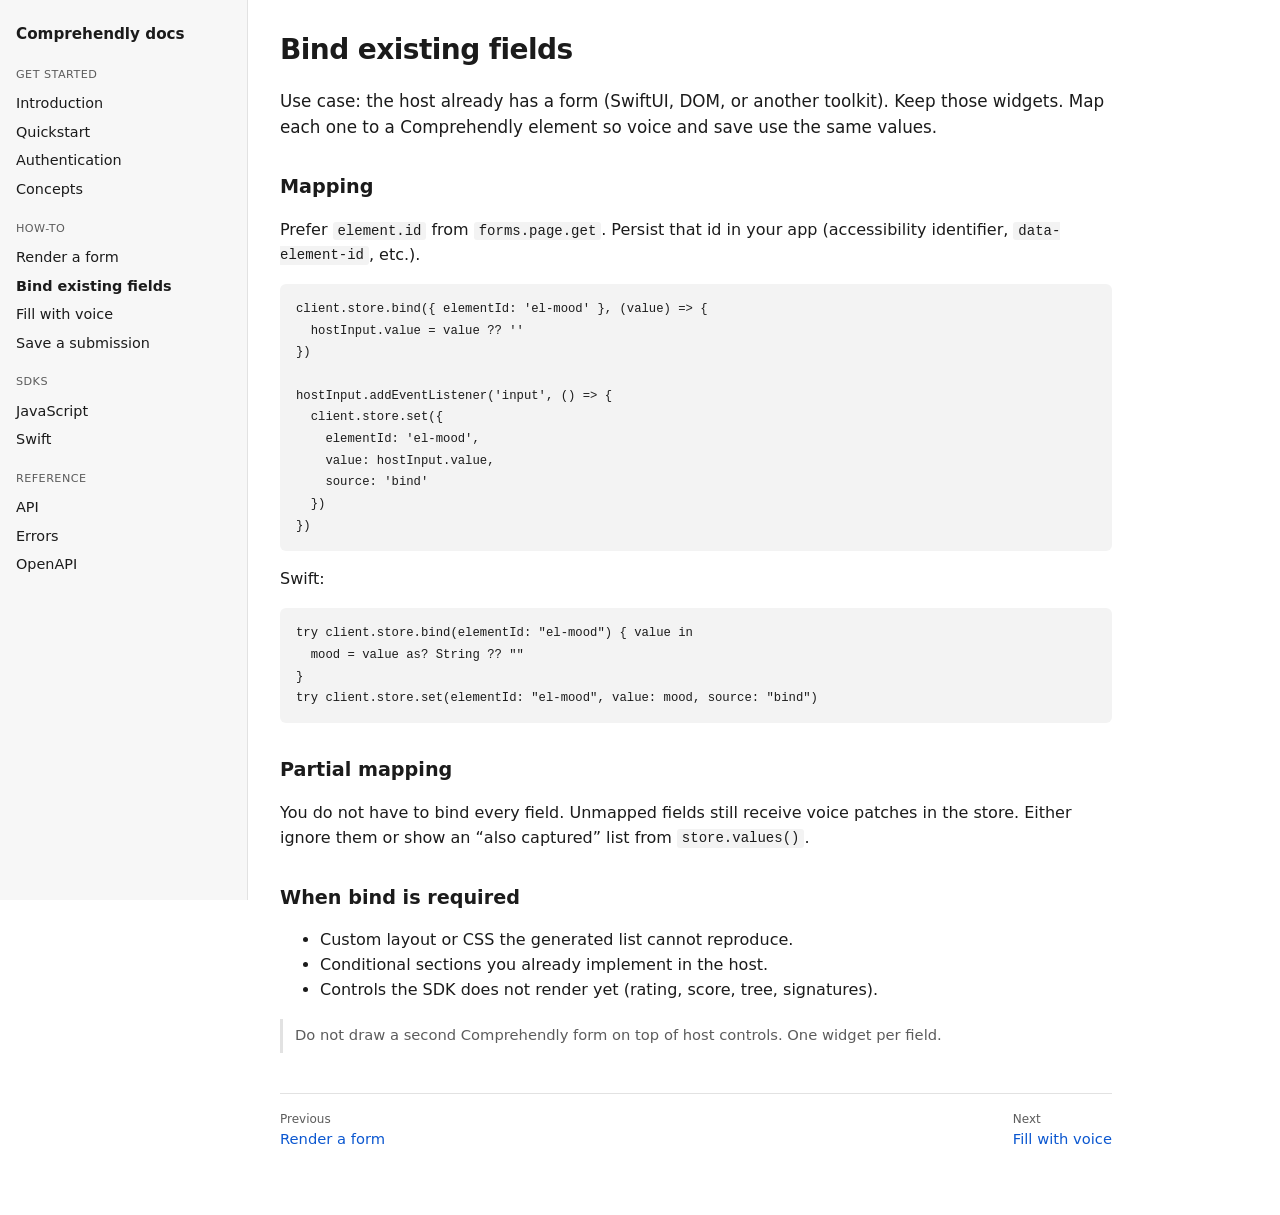
<file: guides/bind-host-fields.html>
<!doctype html>
<html lang="en">
  <head>
    <meta charset="utf-8" />
    <meta name="viewport" content="width=device-width, initial-scale=1" />
    <title>Bind existing fields — Comprehendly docs</title>
    <link rel="stylesheet" href="../assets/docs.css" />
  </head>
  <body>
    <div class="wrap">
      <nav id="nav"></nav>
      <main>
        <h1>Bind existing fields</h1>
        <p class="lead">
          Use case: the host already has a form (SwiftUI, DOM, or another toolkit).
          Keep those widgets. Map each one to a Comprehendly element so voice and save use the same values.
        </p>

        <h2>Mapping</h2>
        <p>Prefer <code>element.id</code> from <code>forms.page.get</code>. Persist that id in your app (accessibility identifier, <code>data-element-id</code>, etc.).</p>
        <pre><code>client.store.bind({ elementId: 'el-mood' }, (value) => {
  hostInput.value = value ?? ''
})

hostInput.addEventListener('input', () => {
  client.store.set({
    elementId: 'el-mood',
    value: hostInput.value,
    source: 'bind'
  })
})</code></pre>
        <p>Swift:</p>
        <pre><code>try client.store.bind(elementId: "el-mood") { value in
  mood = value as? String ?? ""
}
try client.store.set(elementId: "el-mood", value: mood, source: "bind")</code></pre>

        <h2>Partial mapping</h2>
        <p>
          You do not have to bind every field. Unmapped fields still receive voice patches in the store.
          Either ignore them or show an “also captured” list from <code>store.values()</code>.
        </p>

        <h2>When bind is required</h2>
        <ul>
          <li>Custom layout or CSS the generated list cannot reproduce.</li>
          <li>Conditional sections you already implement in the host.</li>
          <li>Controls the SDK does not render yet (rating, score, tree, signatures).</li>
        </ul>
        <p class="note">Do not draw a second Comprehendly form on top of host controls. One widget per field.</p>

        <div class="pager">
          <a href="render-a-form.html"><span>Previous</span>Render a form</a>
          <a href="voice.html"><span>Next</span>Fill with voice</a>
        </div>
      </main>
    </div>
    <script src="../assets/nav.js"></script>
  </body>
</html>
</file>
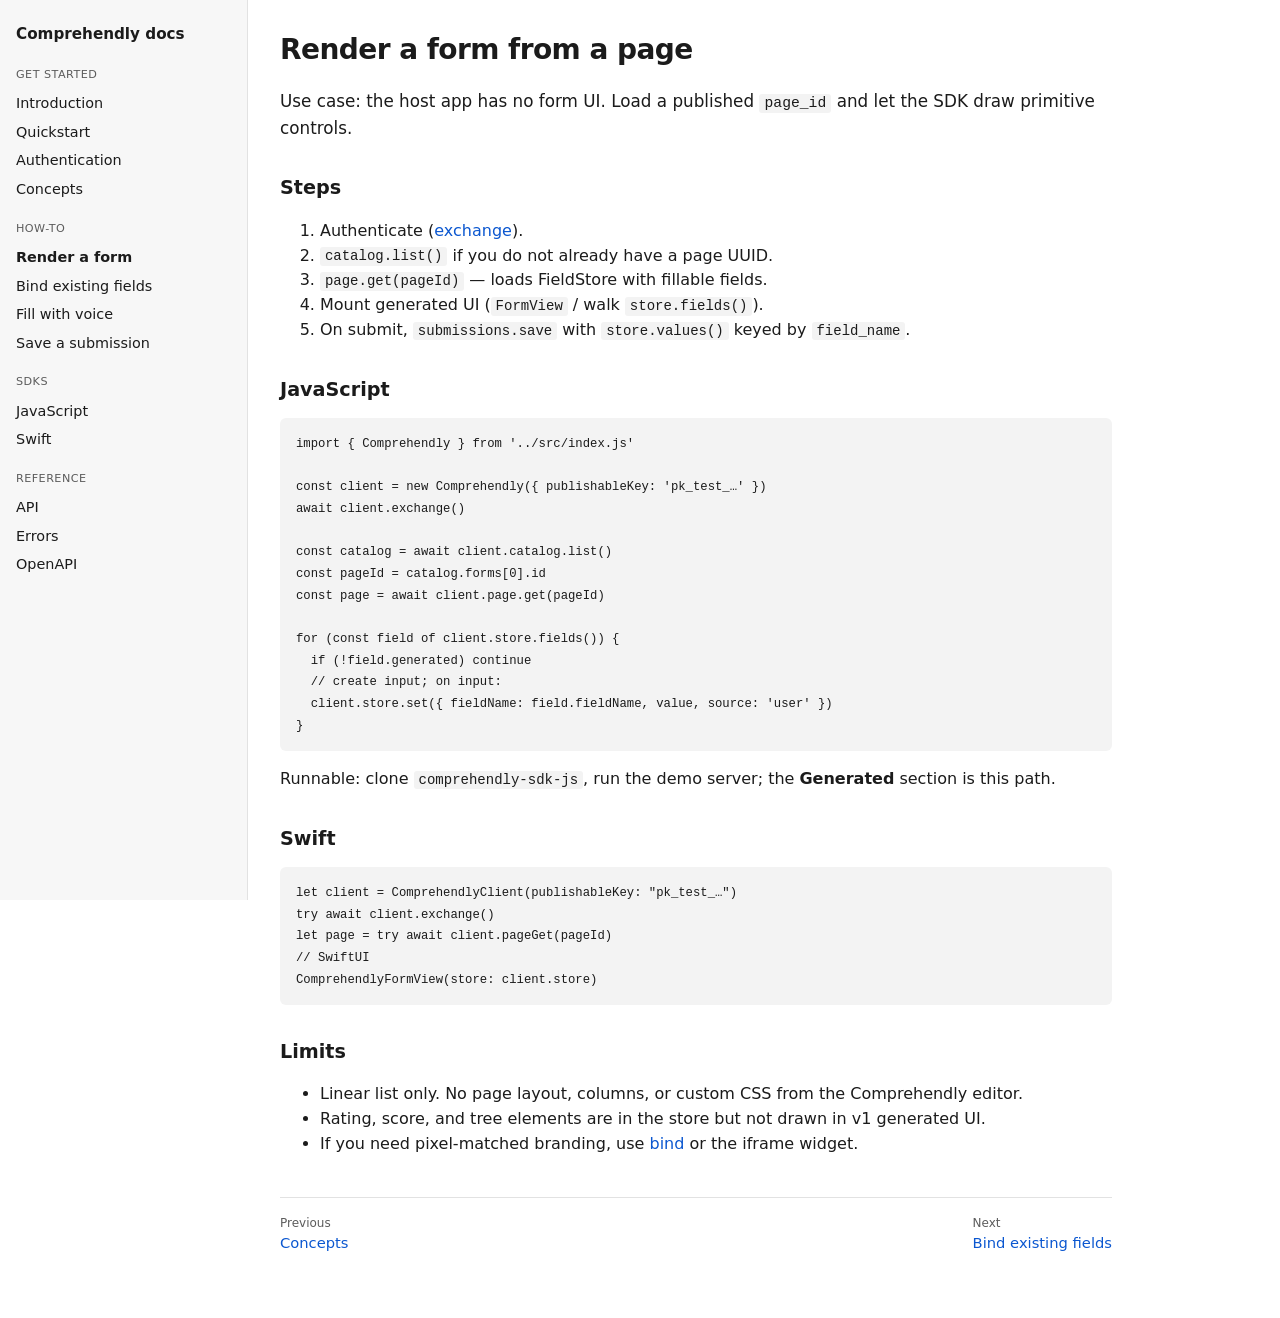
<file: guides/render-a-form.html>
<!doctype html>
<html lang="en">
  <head>
    <meta charset="utf-8" />
    <meta name="viewport" content="width=device-width, initial-scale=1" />
    <title>Render a form from a page — Comprehendly docs</title>
    <link rel="stylesheet" href="../assets/docs.css" />
  </head>
  <body>
    <div class="wrap">
      <nav id="nav"></nav>
      <main>
        <h1>Render a form from a page</h1>
        <p class="lead">
          Use case: the host app has no form UI. Load a published <code>page_id</code> and let the SDK draw primitive controls.
        </p>

        <h2>Steps</h2>
        <ol>
          <li>Authenticate (<a href="../start.html">exchange</a>).</li>
          <li><code>catalog.list()</code> if you do not already have a page UUID.</li>
          <li><code>page.get(pageId)</code> — loads FieldStore with fillable fields.</li>
          <li>Mount generated UI (<code>FormView</code> / walk <code>store.fields()</code>).</li>
          <li>On submit, <code>submissions.save</code> with <code>store.values()</code> keyed by <code>field_name</code>.</li>
        </ol>

        <h2>JavaScript</h2>
        <pre><code>import { Comprehendly } from '../src/index.js'

const client = new Comprehendly({ publishableKey: 'pk_test_…' })
await client.exchange()

const catalog = await client.catalog.list()
const pageId = catalog.forms[0].id
const page = await client.page.get(pageId)

for (const field of client.store.fields()) {
  if (!field.generated) continue
  // create input; on input:
  client.store.set({ fieldName: field.fieldName, value, source: 'user' })
}</code></pre>
        <p>Runnable: clone <code>comprehendly-sdk-js</code>, run the demo server; the <strong>Generated</strong> section is this path.</p>

        <h2>Swift</h2>
        <pre><code>let client = ComprehendlyClient(publishableKey: "pk_test_…")
try await client.exchange()
let page = try await client.pageGet(pageId)
// SwiftUI
ComprehendlyFormView(store: client.store)</code></pre>

        <h2>Limits</h2>
        <ul>
          <li>Linear list only. No page layout, columns, or custom CSS from the Comprehendly editor.</li>
          <li>Rating, score, and tree elements are in the store but not drawn in v1 generated UI.</li>
          <li>If you need pixel-matched branding, use <a href="bind-host-fields.html">bind</a> or the iframe widget.</li>
        </ul>

        <div class="pager">
          <a href="../concepts.html"><span>Previous</span>Concepts</a>
          <a href="bind-host-fields.html"><span>Next</span>Bind existing fields</a>
        </div>
      </main>
    </div>
    <script src="../assets/nav.js"></script>
  </body>
</html>
</file>
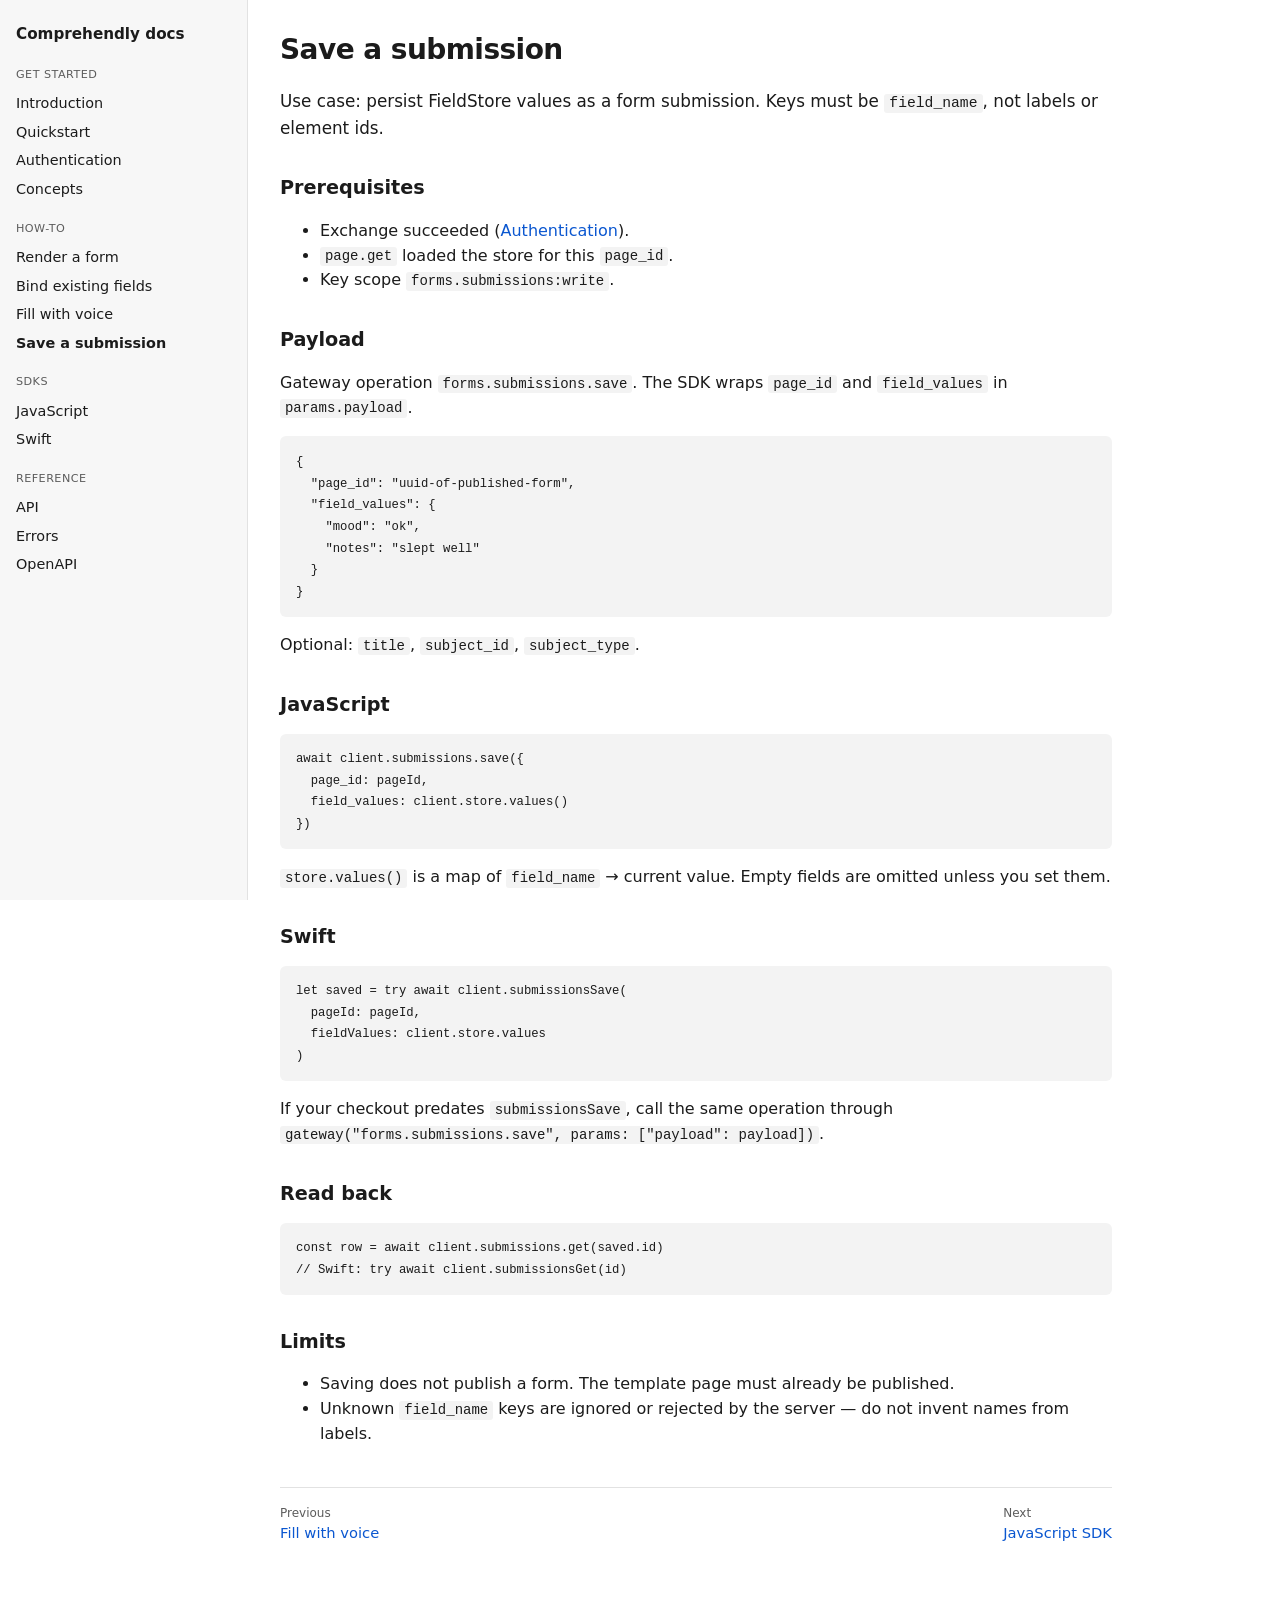
<file: guides/save-a-submission.html>
<!doctype html>
<html lang="en">
  <head>
    <meta charset="utf-8" />
    <meta name="viewport" content="width=device-width, initial-scale=1" />
    <title>Save a submission — Comprehendly docs</title>
    <link rel="stylesheet" href="../assets/docs.css" />
  </head>
  <body>
    <div class="wrap">
      <nav id="nav"></nav>
      <main>
        <h1>Save a submission</h1>
        <p class="lead">
          Use case: persist FieldStore values as a form submission. Keys must be
          <code>field_name</code>, not labels or element ids.
        </p>

        <h2>Prerequisites</h2>
        <ul>
          <li>Exchange succeeded (<a href="../start.html">Authentication</a>).</li>
          <li><code>page.get</code> loaded the store for this <code>page_id</code>.</li>
          <li>Key scope <code>forms.submissions:write</code>.</li>
        </ul>

        <h2>Payload</h2>
        <p>
          Gateway operation <code>forms.submissions.save</code>. The SDK wraps
          <code>page_id</code> and <code>field_values</code> in <code>params.payload</code>.
        </p>
        <pre><code>{
  "page_id": "uuid-of-published-form",
  "field_values": {
    "mood": "ok",
    "notes": "slept well"
  }
}</code></pre>
        <p>Optional: <code>title</code>, <code>subject_id</code>, <code>subject_type</code>.</p>

        <h2>JavaScript</h2>
        <pre><code>await client.submissions.save({
  page_id: pageId,
  field_values: client.store.values()
})</code></pre>
        <p>
          <code>store.values()</code> is a map of <code>field_name</code> → current value.
          Empty fields are omitted unless you set them.
        </p>

        <h2>Swift</h2>
        <pre><code>let saved = try await client.submissionsSave(
  pageId: pageId,
  fieldValues: client.store.values
)</code></pre>
        <p>
          If your checkout predates <code>submissionsSave</code>, call the same operation
          through <code>gateway("forms.submissions.save", params: ["payload": payload])</code>.
        </p>

        <h2>Read back</h2>
        <pre><code>const row = await client.submissions.get(saved.id)
// Swift: try await client.submissionsGet(id)</code></pre>

        <h2>Limits</h2>
        <ul>
          <li>Saving does not publish a form. The template page must already be published.</li>
          <li>Unknown <code>field_name</code> keys are ignored or rejected by the server — do not invent names from labels.</li>
        </ul>

        <div class="pager">
          <a href="voice.html"><span>Previous</span>Fill with voice</a>
          <a href="../javascript.html"><span>Next</span>JavaScript SDK</a>
        </div>
      </main>
    </div>
    <script src="../assets/nav.js"></script>
  </body>
</html>
</file>
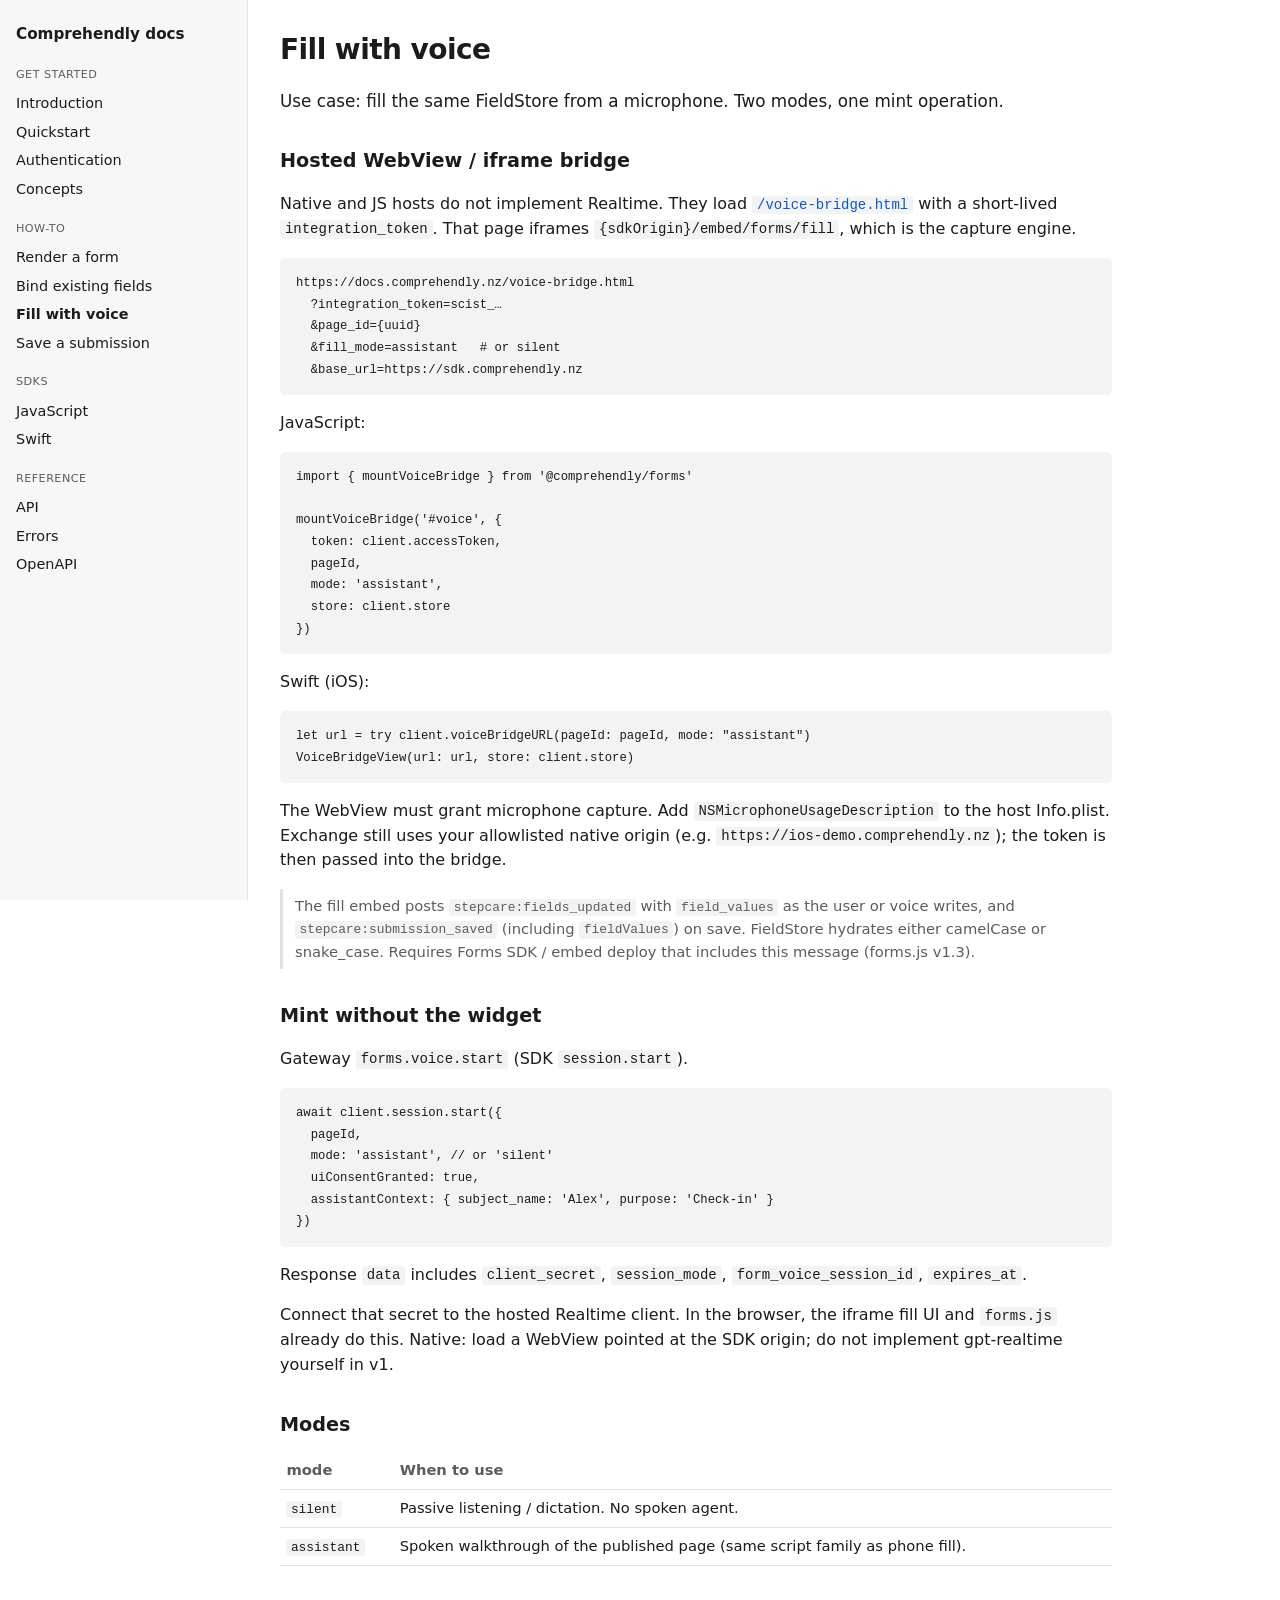
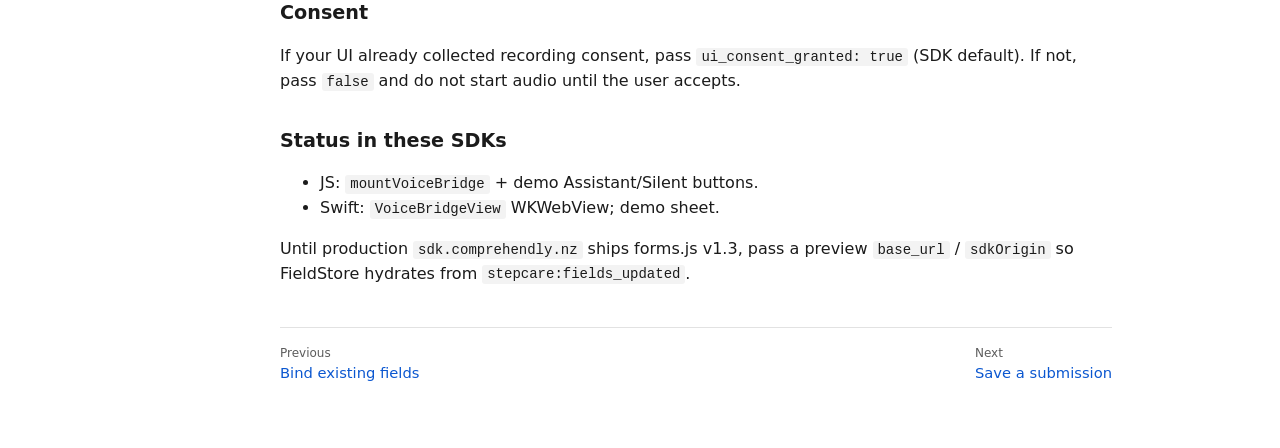
<file: guides/voice.html>
<!doctype html>
<html lang="en">
  <head>
    <meta charset="utf-8" />
    <meta name="viewport" content="width=device-width, initial-scale=1" />
    <title>Voice — Comprehendly docs</title>
    <link rel="stylesheet" href="../assets/docs.css" />
  </head>
  <body>
    <div class="wrap">
      <nav id="nav"></nav>
      <main>
        <h1>Fill with voice</h1>
        <p class="lead">
          Use case: fill the same FieldStore from a microphone. Two modes, one mint operation.
        </p>

        <h2>Hosted WebView / iframe bridge</h2>
        <p>
          Native and JS hosts do not implement Realtime. They load
          <a href="/voice-bridge.html"><code>/voice-bridge.html</code></a>
          with a short-lived <code>integration_token</code>. That page iframes
          <code>{sdkOrigin}/embed/forms/fill</code>, which is the capture engine.
        </p>
        <pre><code>https://docs.comprehendly.nz/voice-bridge.html
  ?integration_token=scist_…
  &amp;page_id={uuid}
  &amp;fill_mode=assistant   # or silent
  &amp;base_url=https://sdk.comprehendly.nz</code></pre>
        <p>JavaScript:</p>
        <pre><code>import { mountVoiceBridge } from '@comprehendly/forms'

mountVoiceBridge('#voice', {
  token: client.accessToken,
  pageId,
  mode: 'assistant',
  store: client.store
})</code></pre>
        <p>Swift (iOS):</p>
        <pre><code>let url = try client.voiceBridgeURL(pageId: pageId, mode: "assistant")
VoiceBridgeView(url: url, store: client.store)</code></pre>
        <p>
          The WebView must grant microphone capture. Add
          <code>NSMicrophoneUsageDescription</code> to the host Info.plist.
          Exchange still uses your allowlisted native origin (e.g.
          <code>https://ios-demo.comprehendly.nz</code>); the token is then passed into the bridge.
        </p>
        <p class="note">
          The fill embed posts <code>stepcare:fields_updated</code> with
          <code>field_values</code> as the user or voice writes, and
          <code>stepcare:submission_saved</code> (including <code>fieldValues</code>) on save.
          FieldStore hydrates either camelCase or snake_case. Requires Forms SDK / embed
          deploy that includes this message (forms.js v1.3).
        </p>

        <h2>Mint without the widget</h2>
        <p>Gateway <code>forms.voice.start</code> (SDK <code>session.start</code>).</p>
        <pre><code>await client.session.start({
  pageId,
  mode: 'assistant', // or 'silent'
  uiConsentGranted: true,
  assistantContext: { subject_name: 'Alex', purpose: 'Check-in' }
})</code></pre>
        <p>Response <code>data</code> includes <code>client_secret</code>, <code>session_mode</code>, <code>form_voice_session_id</code>, <code>expires_at</code>.</p>
        <p>
          Connect that secret to the hosted Realtime client. In the browser, the iframe fill UI
          and <code>forms.js</code> already do this. Native: load a WebView pointed at the SDK origin;
          do not implement gpt-realtime yourself in v1.
        </p>

        <h2>Modes</h2>
        <table>
          <thead>
            <tr>
              <th>mode</th>
              <th>When to use</th>
            </tr>
          </thead>
          <tbody>
            <tr>
              <td><code>silent</code></td>
              <td>Passive listening / dictation. No spoken agent.</td>
            </tr>
            <tr>
              <td><code>assistant</code></td>
              <td>Spoken walkthrough of the published page (same script family as phone fill).</td>
            </tr>
          </tbody>
        </table>

        <h2>Consent</h2>
        <p>
          If your UI already collected recording consent, pass <code>ui_consent_granted: true</code> (SDK default).
          If not, pass <code>false</code> and do not start audio until the user accepts.
        </p>

        <h2>Status in these SDKs</h2>
        <ul>
          <li>JS: <code>mountVoiceBridge</code> + demo Assistant/Silent buttons.</li>
          <li>Swift: <code>VoiceBridgeView</code> WKWebView; demo sheet.</li>
        </ul>
        <p>
          Until production <code>sdk.comprehendly.nz</code> ships forms.js v1.3, pass a preview
          <code>base_url</code> / <code>sdkOrigin</code> so FieldStore hydrates from
          <code>stepcare:fields_updated</code>.
        </p>

        <div class="pager">
          <a href="bind-host-fields.html"><span>Previous</span>Bind existing fields</a>
          <a href="save-a-submission.html"><span>Next</span>Save a submission</a>
        </div>
      </main>
    </div>
    <script src="../assets/nav.js"></script>
  </body>
</html>
</file>
<file: assets/docs.css>
:root {
  --text: #1b1b1b;
  --muted: #5c5c5c;
  --border: #e2e2e2;
  --bg: #fff;
  --aside: #f7f7f7;
  --code: #f3f3f3;
  --link: #0b57d0;
  --max: 52rem;
}
* { box-sizing: border-box; }
html, body { margin: 0; }
body {
  font: 16px/1.55 ui-sans-serif, system-ui, -apple-system, sans-serif;
  color: var(--text);
  background: var(--bg);
}
a { color: var(--link); text-decoration: none; }
a:hover { text-decoration: underline; }
code, pre { font-family: ui-monospace, SFMono-Regular, Menlo, monospace; font-size: 0.875em; }
code { background: var(--code); padding: 0.1em 0.35em; border-radius: 3px; }
pre { background: var(--code); padding: 0.9rem 1rem; overflow: auto; border-radius: 6px; }
pre code { background: none; padding: 0; }
.wrap { display: grid; grid-template-columns: 15.5rem 1fr; min-height: 100vh; }
nav {
  background: var(--aside);
  border-right: 1px solid var(--border);
  padding: 1.25rem 1rem 2rem;
  position: sticky;
  top: 0;
  height: 100vh;
  overflow: auto;
}
nav .brand { font-weight: 650; font-size: 0.95rem; margin: 0 0 1rem; color: var(--text); text-decoration: none; }
nav p.label { margin: 1rem 0 0.35rem; font-size: 0.7rem; letter-spacing: 0.04em; text-transform: uppercase; color: var(--muted); }
nav a { display: block; padding: 0.2rem 0; color: var(--text); font-size: 0.9rem; }
nav a.active { font-weight: 600; }
main { padding: 1.75rem 2rem 4rem; max-width: calc(var(--max) + 4rem); }
h1 { font-size: 1.75rem; font-weight: 650; letter-spacing: -0.02em; margin: 0 0 0.75rem; }
h2 { font-size: 1.2rem; margin: 2rem 0 0.6rem; }
h3 { font-size: 1.02rem; margin: 1.4rem 0 0.4rem; }
p, li { color: var(--text); }
.lead { font-size: 1.05rem; }
.muted, .note { color: var(--muted); font-size: 0.92rem; }
table { border-collapse: collapse; width: 100%; font-size: 0.92rem; margin: 0.75rem 0 1.25rem; }
th, td { border-bottom: 1px solid var(--border); text-align: left; padding: 0.45rem 0.4rem; vertical-align: top; }
th { color: var(--muted); font-weight: 600; }
.note { border-left: 3px solid var(--border); padding: 0.35rem 0.75rem; margin: 1rem 0; }
.toc { font-size: 0.9rem; margin: 0 0 1.5rem; padding: 0.75rem 1rem; background: var(--aside); border-radius: 6px; }
.toc p { margin: 0 0 0.35rem; font-size: 0.7rem; letter-spacing: 0.04em; text-transform: uppercase; color: var(--muted); }
.toc ul { margin: 0; padding-left: 1.1rem; }
.pager { display: flex; justify-content: space-between; gap: 1rem; margin: 2.5rem 0 0; padding-top: 1rem; border-top: 1px solid var(--border); font-size: 0.92rem; }
.pager span { color: var(--muted); display: block; font-size: 0.75rem; }
@media (max-width: 800px) {
  .wrap { grid-template-columns: 1fr; }
  nav { position: relative; height: auto; border-right: 0; border-bottom: 1px solid var(--border); }
}
</file>
